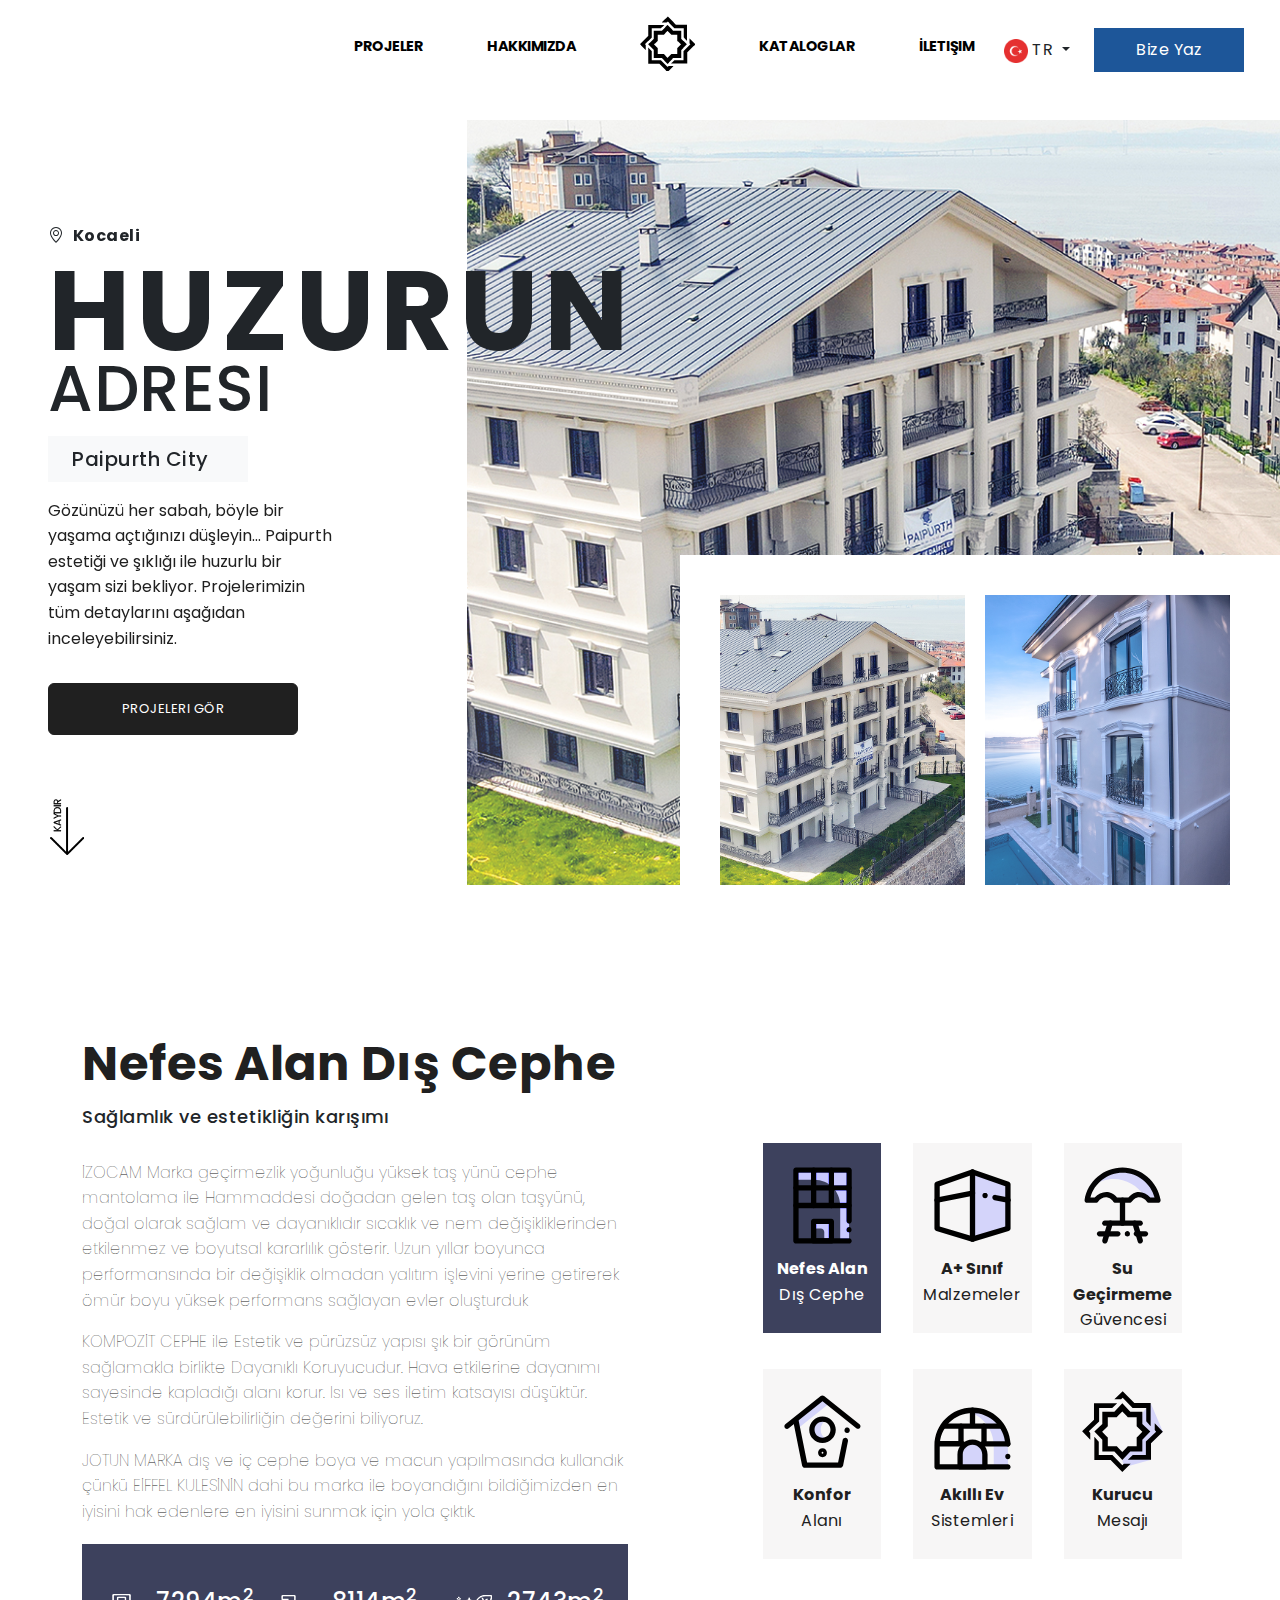
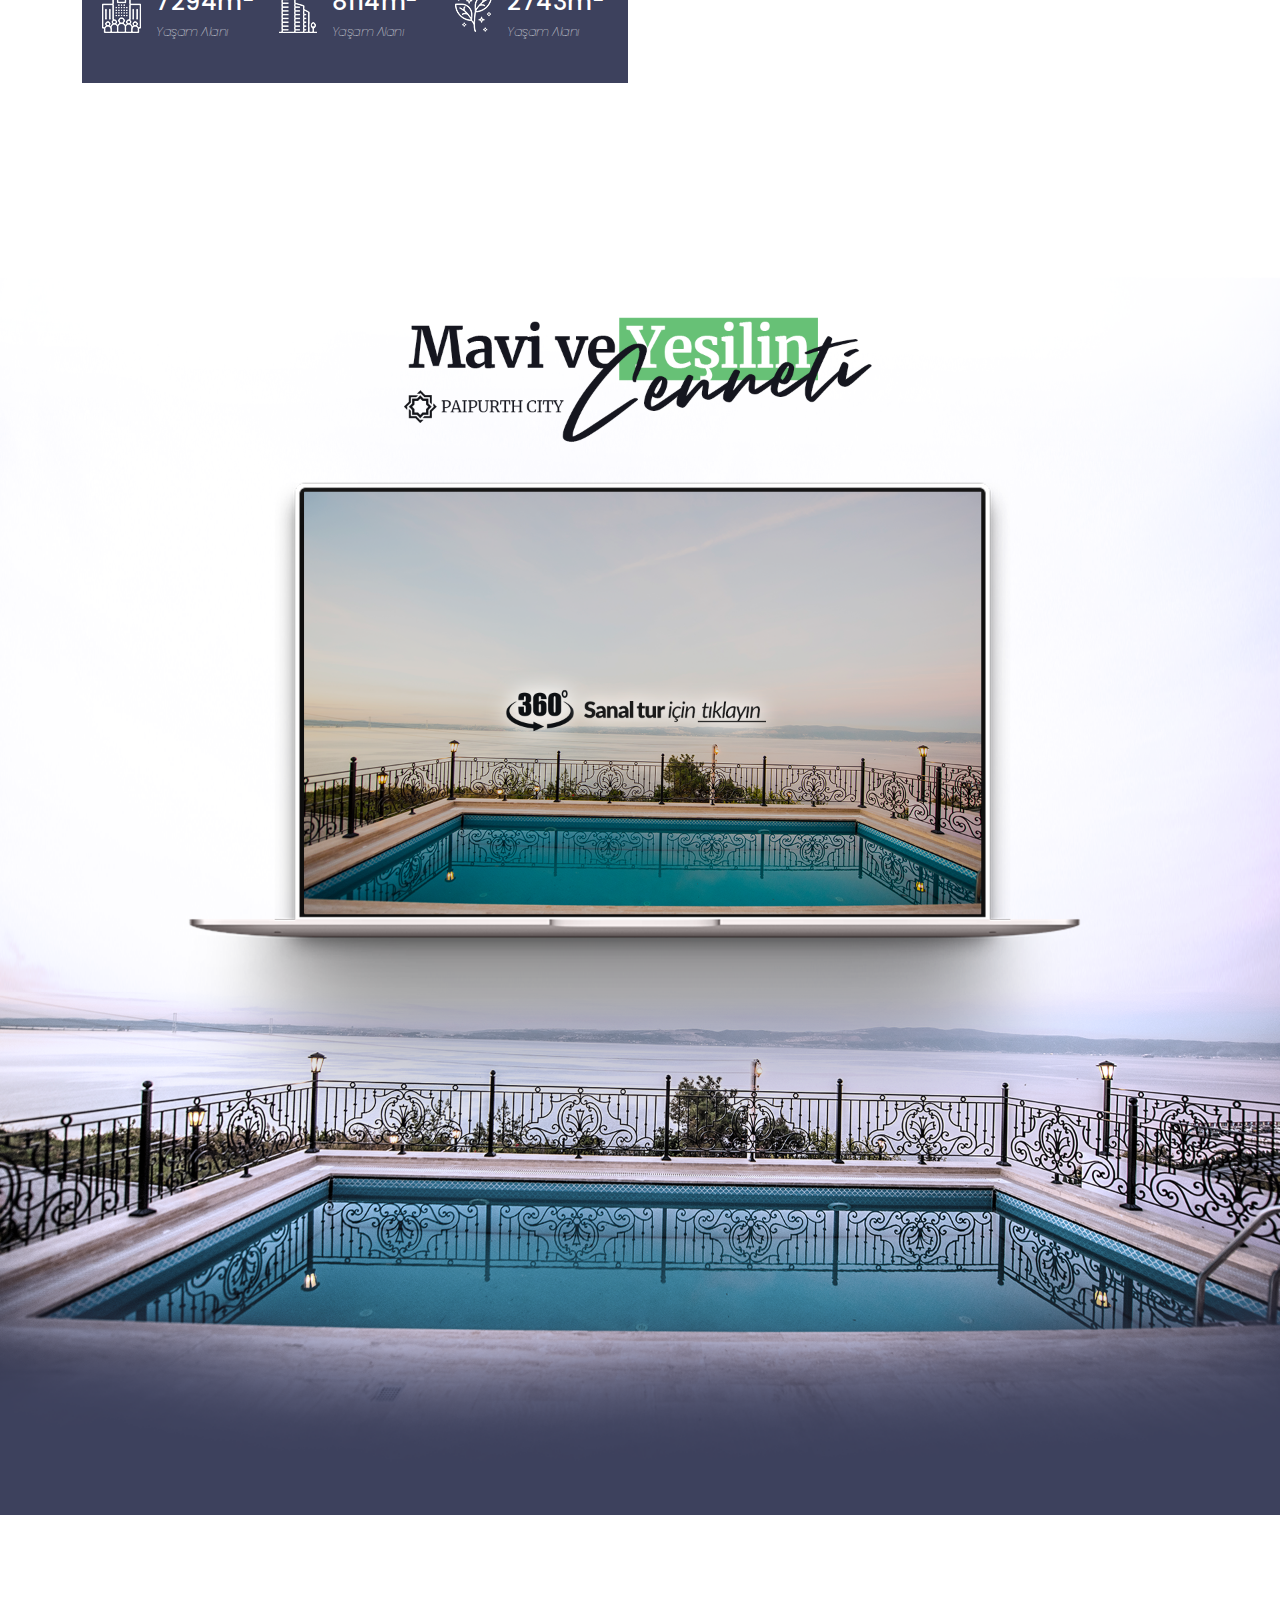
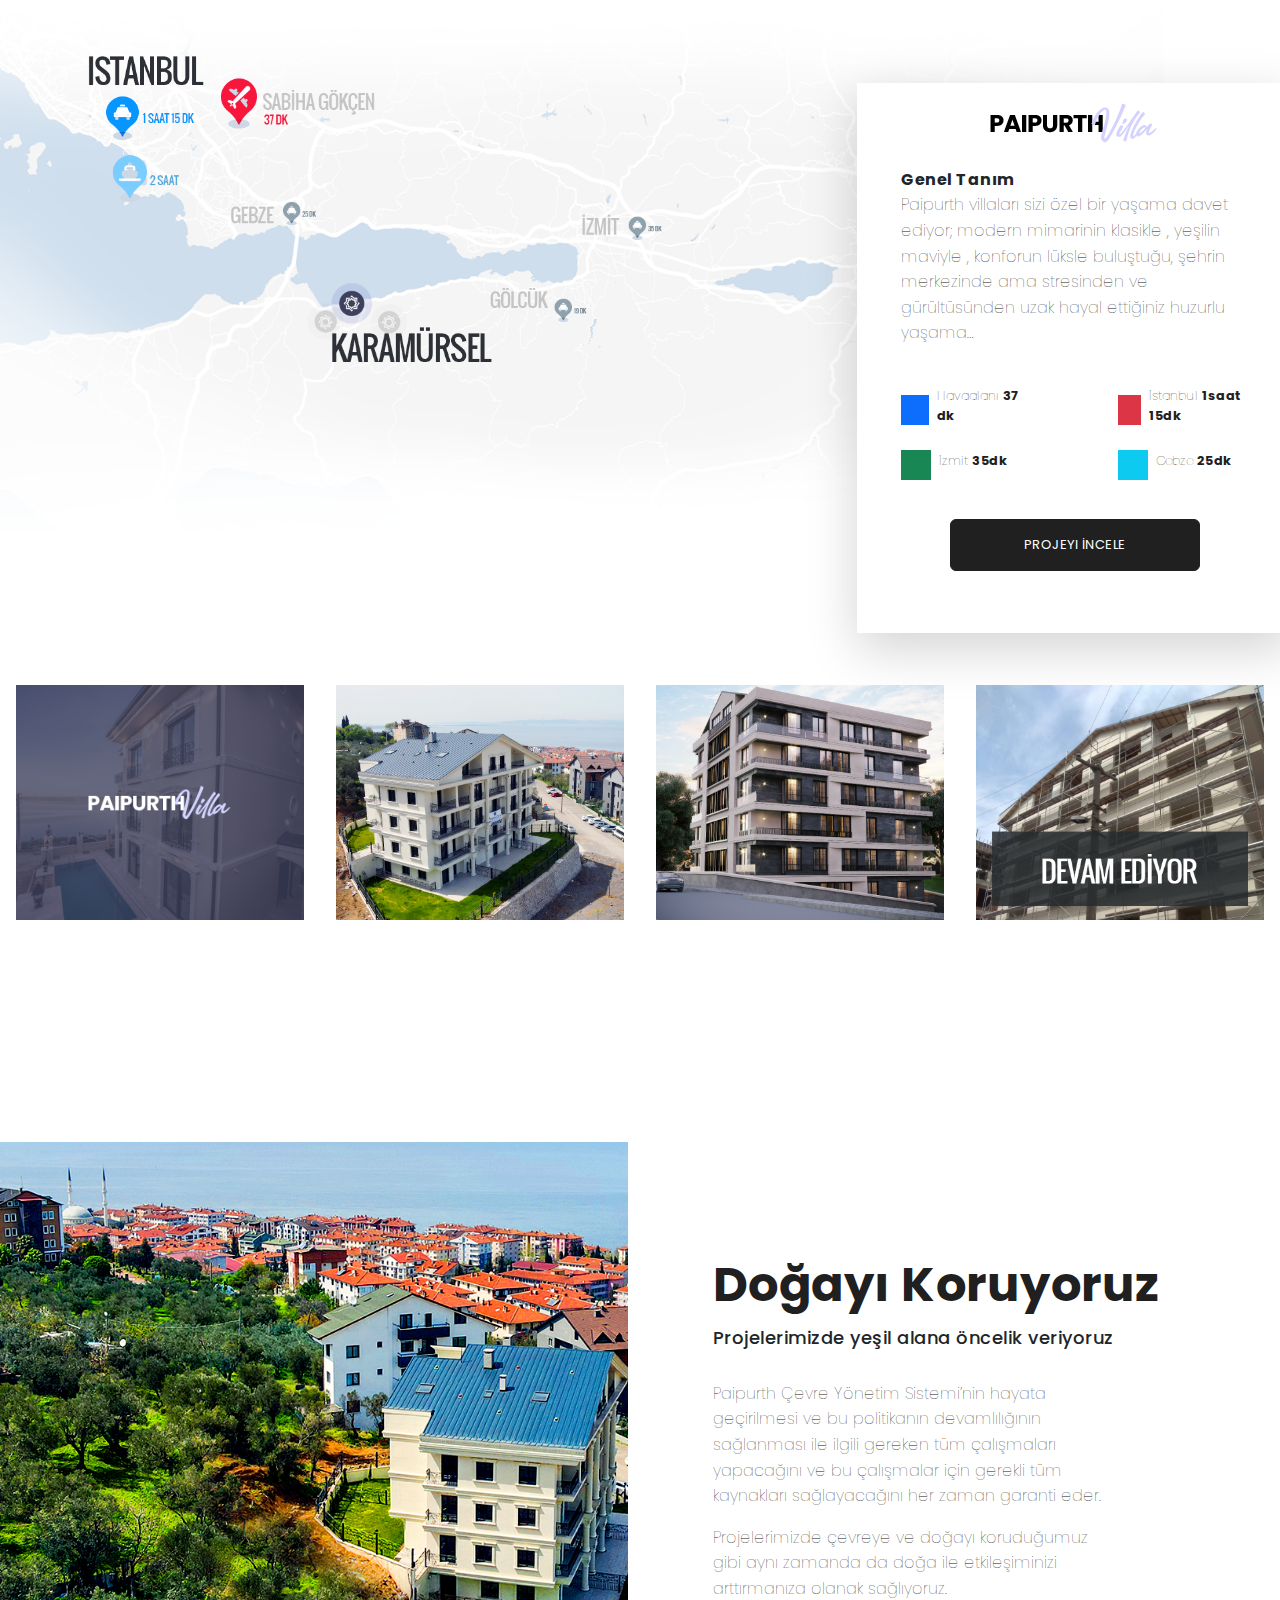
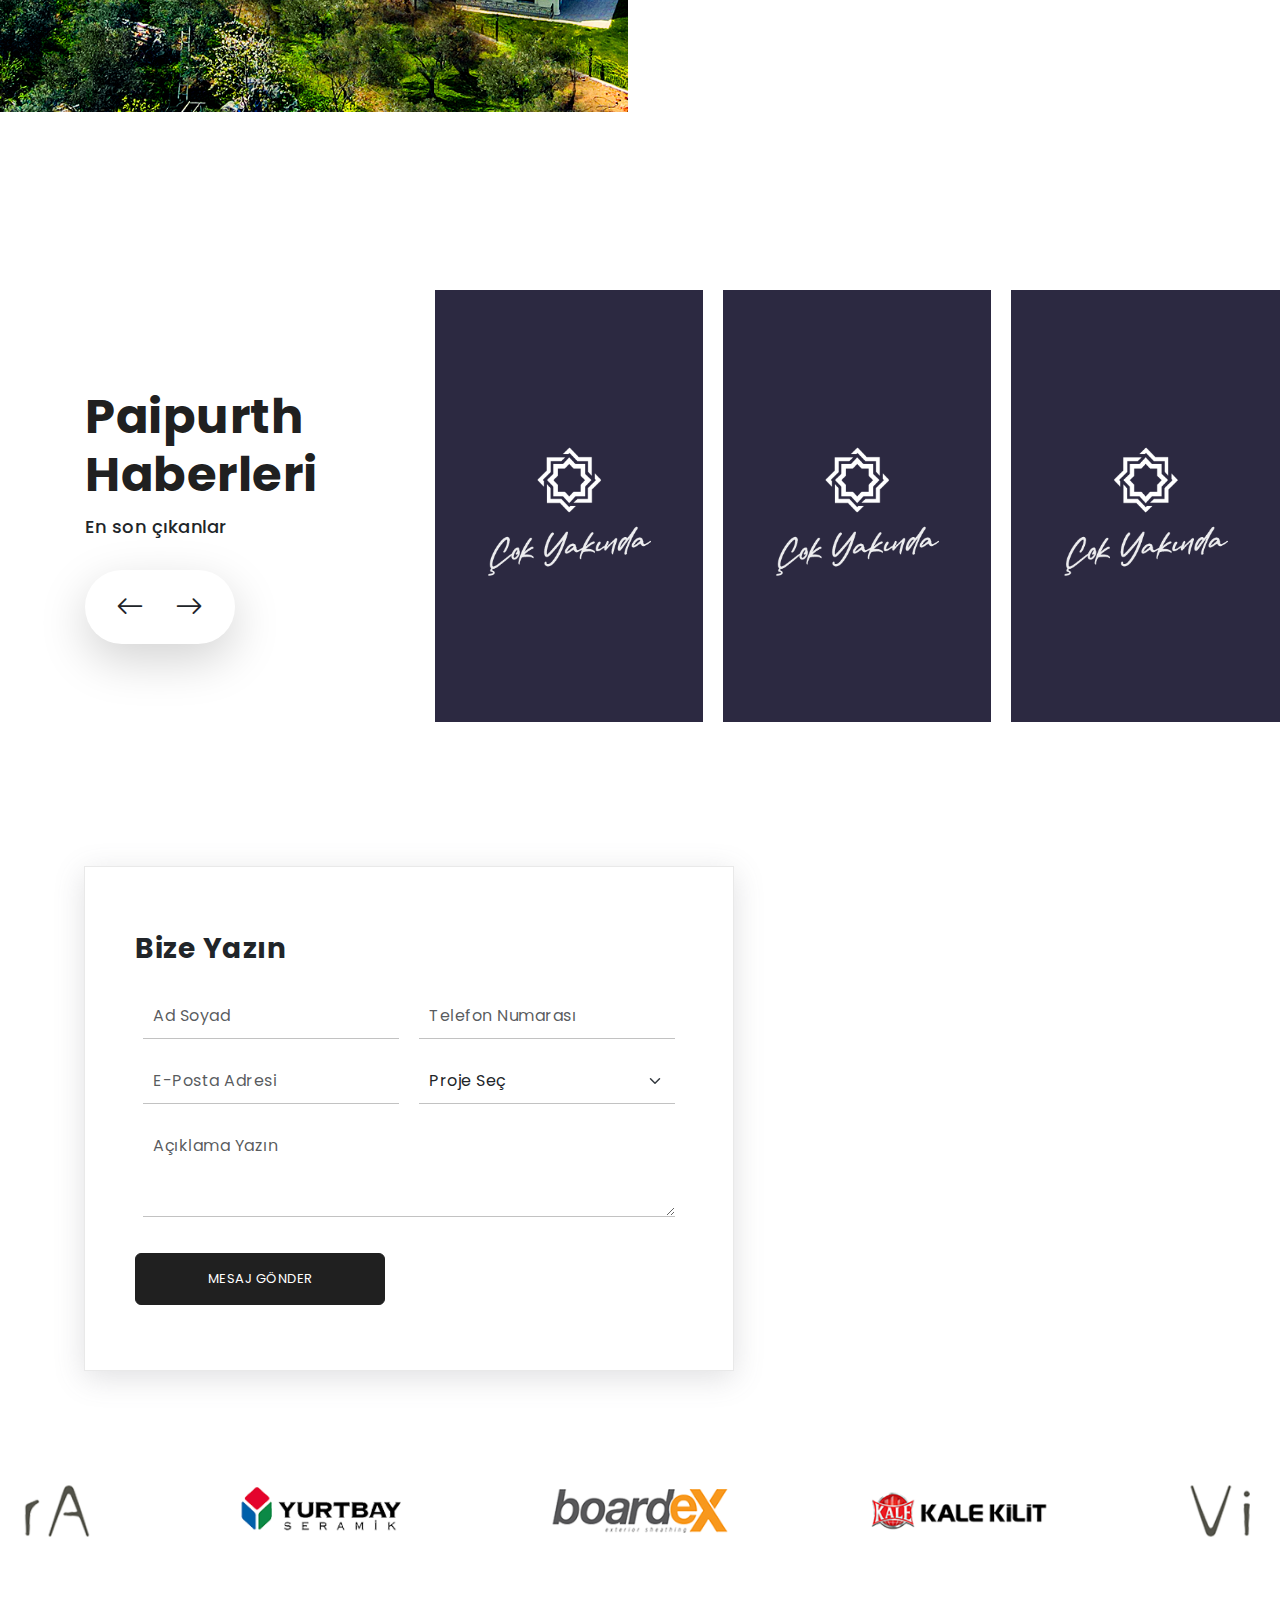
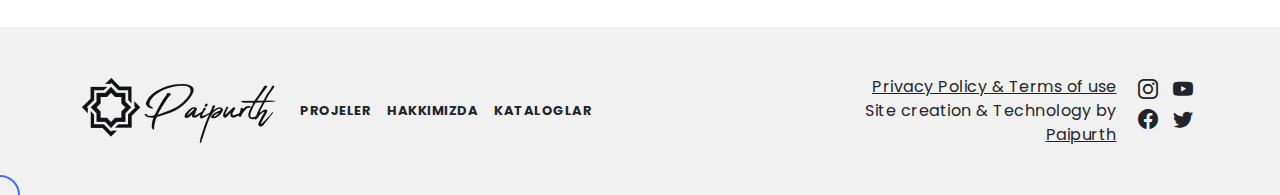
<file: index.html>
<!DOCTYPE html>
<html lang="en">

<head>
    <meta charset="UTF-8">
    <meta http-equiv="X-UA-Compatible" content="IE=edge">
    <meta name="viewport" content="width=device-width, initial-scale=1.0">
    <title>Paipurth</title>
    <link rel="icon" type="image/x-icon" href="/img/global/paipurth.ico">
    <link rel="preconnect" href="https://fonts.googleapis.com">
    <link rel="preconnect" href="https://fonts.gstatic.com" crossorigin>
    <link
            href="https://fonts.googleapis.com/css2?family=Oswald:wght@500;600;700&family=Poppins:wght@300;400;500;600;700;800&display=swap"
            rel="stylesheet">
    <link href="https://cdn.jsdelivr.net/npm/bootstrap@5.1.3/dist/css/bootstrap.min.css" rel="stylesheet">
    <link rel="stylesheet" href="https://cdn.jsdelivr.net/npm/bootstrap-icons@1.8.1/font/bootstrap-icons.css">
    <link rel="stylesheet" href="https://unpkg.com/swiper@8/swiper-bundle.min.css"/>
    <link rel="stylesheet" href="css/style.css">
</head>

<body>
<!-- Header
    ===========================
 -->
<header class="header fixed-top bg-white"></header>


<!-- END Header -->

<main>
    <!-- Hero
    ===========================
    -->
    <section class="hero mt-xl-5 pt-xl-5 overflow-hidden">
        <div class="hero_wrapper ps-xl-5 text-center text-xl-start position-relative pt-xl-4">
            <div class="container-fluid gx-0 overflow-hidden">
                <div class="row justify-content-between align-items-center">
                    <div class="col-xl-3 pb-4 pb-xl-0 order-2 order-xl-1 heroContent">
                        <div class="hero_title text-center text-xl-start">
                            <span class="m-0 p-0"><i class="bi bi-geo-alt me-2"></i>Kocaeli</span>
                            <h1 class="fw-bold pt-4 display-1">Huzurun <span
                                    class="d-block display-3 fw-500 m-0 p-0">Adresi</span></h1>
                            <div class="bg-light fw-500 fs-5 py-2 px-4 text-capitalize m-auto m-xl-0 paiCity d-none d-lg-block">
                                Paipurth
                                City
                            </div>
                            <p class="pt-3">Gözünüzü her sabah, böyle bir yaşama açtığınızı düşleyin… Paipurth estetiği
                                ve şıklığı ile huzurlu bir yaşam sizi bekliyor.
                                Projelerimizin tüm detaylarını aşağıdan inceleyebilirsiniz.</p>
                        </div>
                        <a href="project.html" class="btn mainBtn mt-5 mt-lg-3 mb-5" style="z-index: 99;"><span>Projeleri
                                Gör</span></a>
                        <a href="#about" class="arrow_down"><img src="img/global/paipurth_arrow_down.png" alt=""
                                                                 class="d-block"></a>
                    </div>
                    <div class="col-xl-8 order-1 order-xl-2">
                        <div class="swiper swiper_hero_top">
                            <div class="swiper-wrapper">
                                <div class="swiper-slide">
                                    <img src="img/home/paipurth_slide1.jpg"/>
                                </div>
                                <div class="swiper-slide">
                                    <img src="img/home/paipurth_slide2.jpg"/>
                                </div>
                                <div class="swiper-slide">
                                    <img src="img/home/paipurth_slide3.jpg"/>
                                </div>
                            </div>
                            <div class="swiper-pagination"></div>
                            <div class="swiper-prev-button"></div>
                        </div>
                        <div class="swiper_hero_bottom_wrapper">
                            <div thumbsSlider="" class="swiper swiper_hero_bottom">
                                <div class="swiper-wrapper">
                                    <div class="swiper-slide">
                                        <img src="img/home/paipurth_slide1.jpg"/>
                                    </div>
                                    <div class="swiper-slide">
                                        <img src="img/home/paipurth_slide2.jpg"/>
                                    </div>
                                    <div class="swiper-slide">
                                        <img src="img/home/paipurth_slide3.jpg"/>
                                    </div>
                                </div>
                            </div>
                        </div>

                    </div>
                </div>
            </div>
        </div>
    </section>
    <!-- END Hero -->


    <!-- About
    ===========================
    -->
    <section class="about py-5 py-xl-0 px-3 px-xl-0" id="about">
        <div class="wrapper">
            <div class="container-fluid">
                <div class="row justify-content-between align-items-center">
                    <div class="col-lg-6">
                        <select name="" id="" class="form-select text-center aboutSelector d-lg-none">
                            <option selected value="1">Nefes Alan Dış Cephe</option>
                            <option value="2">A+ Sınıf Malzemeler</option>
                            <option value="3">Su Geçirmeme Güvencesi</option>
                            <option value="4">Konfor Alanı</option>
                            <option value="5">Akıllı Ev Sistemleri</option>
                            <!-- <option value="6">Nefes Alan Dış Cephe6</option> -->
                        </select>

                        <div class="tab-content" id="v-pills-tabContent">
                            <div class="tab-pane fade show active" id="v-pills-about1" role="tabpanel">
                                <div class="title_wrap">
                                    <h1>Nefes Alan Dış Cephe</h1>
                                    <span>Sağlamlık ve estetikliğin karışımı</span>
                                </div>
                                <p>İZOCAM Marka geçirmezlik yoğunluğu yüksek taş yünü cephe mantolama ile Hammaddesi
                                    doğadan gelen taş olan taşyünü, doğal olarak sağlam ve dayanıklıdır sıcaklık ve nem
                                    değişikliklerinden etkilenmez ve boyutsal kararlılık gösterir.
                                    Uzun yıllar boyunca performansında bir değişiklik olmadan yalıtım işlevini yerine
                                    getirerek ömür boyu yüksek performans sağlayan evler oluşturduk</p>
                                <p>KOMPOZİT CEPHE ile Estetik ve pürüzsüz yapısı şık bir görünüm sağlamakla birlikte
                                    Dayanıklı Koruyucudur. Hava etkilerine dayanımı sayesinde kapladığı alanı korur. Isı
                                    ve ses iletim katsayısı düşüktür. Estetik ve sürdürülebilirliğin değerini
                                    biliyoruz.</p>
                                <p>
                                    JOTUN MARKA dış ve iç cephe boya ve macun yapılmasında kullandık çünkü EİFFEL
                                    KULESİNİN dahi bu marka ile boyandığını bildiğimizden en iyisini hak edenlere en
                                    iyisini sunmak için yola çıktık.
                                </p>

                            </div>
                            <div class="tab-pane fade" id="v-pills-about2" role="tabpanel">
                                <div class="title_wrap">
                                    <h1>A+ Sınıf Malzemeler</h1>
                                    <span>Sağlamlık ve estetikliğin karışımı</span>
                                </div>
                                <p>Yüksek mukavemetli beton köprülerde, yüksek katlı yapılarda tercih edilen C50
                                    sınıfındaki betonu Paipurth olarak Temel beton dayanımı ve su yalıtımı için bütün
                                    dairelerimizde kullandık.</p>
                                <p>1.sınıf kimyasaldan uzak daire iç kapı, fortmanto ve mutfak dolapları ile doğa uyumlu
                                    karbon ayak izimizi azaltacak uzun ömürlü, sağlıklı yaşam alanları oluşturduk.
                                </p>
                                <p>
                                    1.sınıf seramik ve parke döşeme yapılmasında doğal taşlardan destek alıp 12 mm
                                    kalınlığında parke döşememizle uzun ömür ve kalitesine ek hem ses hem ısı kaçakları
                                    için bir önlem daha aldık.
                                </p>

                            </div>
                            <div class="tab-pane fade" id="v-pills-about3" role="tabpanel">
                                <div class="title_wrap">
                                    <h1>Su Geçirmeme Güvencesi</h1>
                                    <span>Sağlamlık ve estetikliğin karışımı</span>
                                </div>
                                <p>Temel altı özel drenaj sistemi ile Dış mekanlarda sadece su geçirmezliği değil nem
                                    geçirmezliği de sağlayarak sağlıklı ortamlar sunuyoruz</p>
                                <p>KNAUF Marka çatlama ve dağılma önleyici fileli sıva uygulaması bütün duvarlarımızda
                                    gerçekleştirdik çünkü Nem, çatlak boyunca duvarın içine girer ve bir süngerdeki gibi
                                    yayılır, işleyen nem, duvardaki ısı yalıtım yeteneğini azaltarak dış cephe boya
                                    tabakasından dış sıvaya, tuğlaya doğru tırmanır ve duvarın ötesindeki son kat
                                    malzemelere baskı yapabilir. Gevşeyen yerlerden küçük parçalar dökülmeye başlar.
                                    Gerçek tehlike, çatlak oluşumlarından dolayı tabii olarak ortaya çıkan sürekli
                                    hasarlardır. Eğer zamanında tesbit edilemezlerse, bina kullanılamaz duruma
                                    gelebilir. Biliyoruz ki kalite küçük ve değersiz gibi görünen detaylarda saklıdır.
                                </p>

                            </div>
                            <div class="tab-pane fade" id="v-pills-about4" role="tabpanel">
                                <div class="title_wrap">
                                    <h1>Konfor Alanı</h1>
                                    <span>Sağlamlık ve estetikliğin karışımı</span>
                                </div>
                                <p>Gün ışığı ve temiz havanın insan sağlığına önemli etkileri bulunduğunu bildiğimizden.
                                    Çatı pencereleri bu ihtiyaca en efektif çözümü sizlere sunuyoruz. Çatı dublekslerde
                                    tavanda welux cam uygulaması ile Çatı pencereleri kullanıldığı mekanlara gün ışığı
                                    ve temiz hava getirerek bu alanların yaşam kalitesini yükselttik.</p>
                                <p>Ev en güvenli en huzurlu alan bunu çok iyi biliyoruz bu nedenle şap altı ses ve
                                    izolasyon yalıtımı, daire araları ses yalıtımı yaptık mahremiyetiniz bizim için
                                    önemli.
                                </p>
                                <p>Spot ve Led aydınlatmalarla, geleneksel aydınlatmalara oranla daha uzun ömürlü, düşük
                                    enerji kullanımı, yüksek dayanıklılık gibi önemli avantajlara sahip gün ışığı etkisi
                                    sağlıyoruz</p>
                                <p>Her daireye ait kapalı otoparklarımız ile hem zamandan tasarruf sağlayıp değerli
                                    vaktinizi önemsiz detaylara ayırmanızın önüne geçiyor hem de güvenliğinizi
                                    sağlıyoruz.</p>

                            </div>
                            <div class="tab-pane fade" id="v-pills-about5" role="tabpanel">
                                <div class="title_wrap">
                                    <h1>Akıllı Ev Sistemleri</h1>
                                    <span>Sağlamlık ve estetikliğin karışımı</span>
                                </div>
                                <p>Herkes son teknolojiyi ve yenilikleri hak eder çok da Paipurth ailesi bu nedenle
                                    Siemens ankastre seti ve mikrodalga fırınlarımızla konfor alanınızı genişletiyoruz.
                                    Ev en güvenli en huzurlu alan bunu çok iyi biliyoruz bu nedenle şap altı ses ve
                                    izolasyon yalıtımı, daire araları ses yalıtımı yaptık mahremiyetiniz bizim için
                                    önemli.</p>
                                <p>Her dairemiz de kullandığımız viessman kombilerle Tamamı üstün teknoloji ürünü olan
                                    ısıtma sistemleriyle daima daha iyisi hedefledik. Enerjinin verimli kullanılması
                                    sayesinde giderler azaltılarak kaynaklarınız ve çevreyi koruyacağız.
                                </p>
                                <p>
                                    Her daire için 2 adet Mitsubishi klima ile Müşterilerimizin ihtiyaçlarına
                                    tasarruflu, güvenli, çevre dostu yüksek performanslı klima modelleri ile cevap
                                    veriyoruz sürekli teknolojik yenilik ve kesintisiz yaratıcılıkla; rahat bir
                                    yuvanızın oluşmasına katkıda bulunacağız.
                                </p>

                            </div>

                            <div class="tab-pane fade" id="v-pills-about6" role="tabpanel">
                                <div class="title_wrap">
                                    <h1>Kurucu Mesajı</h1>
                                    <span>Huzurun ve doğanın içinde bir hayat</span>
                                </div>
                                <p>Firmamız 1995 yılından bu yana Tarihi Bina Restorasyon, Akıllı Konut Projeleri, A
                                    Plus Villa Projeleri ve Özgün Mimari tasarımları ile birçok gayrimenkul projesi
                                    gerçekleştirmiş, her iki ülkede de adını duyurmayı başarmıştır. </p>
                                <p>
                                    Paipurth İnşaat tüm gayrimenkul projelerinde iç mekan, dış cephe ve ince işlerde
                                    kalitesi kanıtlanmış, güvenilir Alman Yapı Malzeme markaları ile çalışmakta olup en
                                    ince ayrıntılarda bile estetik tasarımı ön planda tutmuştur.
                                </p>
                                <p>
                                    Yönetim bu işlevi en güvenilir şekilde yerine getirmek amacıyla, planlama, tasarım
                                    ve üretimin her alanı ve aşamasında görev almakta; diğer yandan, paydaşları ile
                                    sürekli bir iş birliği içinde olarak üretim süreçlerini takip etmektedir.
                                </p>
                                <p>
                                    Paipurth İnşaat’ta görev yapan her kişi, İnsan psikolojisini etkileyen, pozitif
                                    enerji veren, mutluluk ve huzur sağlayan yaşam alanları yaratmak için çalışmaktadır.
                                </p>
                                <p>
                                    Toplumun ihtiyaçlarını, beklentilerini göz önüne alarak kaliteli bir yaşam kültürü
                                    oluşturmaya, çağdaş ve seçkin yapılarımızla, kentlerde özgün mimari örnekler
                                    yaratmaya, işimize olan güçlü inancımızla hız kesmeden devam ediyoruz.
                                </p>
                                <p>
                                    Paipurth İnşaat olarak bu büyük dönüşümün bir parçası olarak, nitelikli yapılaşmaya
                                    katkı sağlayarak, gerçekleşecek sosyal reformun paydaşları arasında yer almaktan
                                    gurur duyuyoruz.
                                </p>
                                <p class="py-3 fw-bold">Bülent Yaşaroğlu</p>
                            </div>
                            <div class="about_mini_info_bottom">
                                <div
                                        class="row justify-content-center justify-content-md-between text-center text-md-start">
                                    <div class="col-4 py-3 py-md-0">
                                        <div class="d-md-flex align-items-center">
                                            <div>
                                                <img src="img/home/about_sec_mini1.png" alt="">
                                            </div>
                                            <div class="about_mini_info_bottom_detail">
                                                <h4>7294m<sup>2</sup></h4>
                                                <span>Yaşam Alanı</span>
                                            </div>
                                        </div>

                                    </div>
                                    <div class="col-4 py-3 py-md-0">
                                        <div class="d-md-flex align-items-center">
                                            <div>
                                                <img src="img/home/about_sec_mini2.png" alt="">
                                            </div>
                                            <div class="about_mini_info_bottom_detail">
                                                <h4>8114m<sup>2</sup></h4>
                                                <span>Yaşam Alanı</span>
                                            </div>
                                        </div>

                                    </div>
                                    <div class="col-4 py-3 py-md-0">
                                        <div class="d-md-flex align-items-center">
                                            <div>
                                                <img src="img/home/about_sec_mini3.png" alt="">
                                            </div>
                                            <div class="about_mini_info_bottom_detail">
                                                <h4>2743m<sup>2</sup></h4>
                                                <span>Yaşam Alanı</span>
                                            </div>
                                        </div>

                                    </div>
                                </div>
                            </div>
                        </div>
                    </div>
                    <div class="col-lg-5 d-none d-lg-block">
                        <ul class="nav nav-pills mb-3" id="v-pills-tab" role="tablist">

                            <li class="nav-item col-6 col-md-4" role="presentation">
                                <div class="nav-link active" id="v-pills-about1-tab" data-value="1"
                                     data-bs-toggle="pill" data-bs-target="#v-pills-about1" role="tab">
                                    <div class="about_features">
                                        <div class="about_features_inner text-center">
                                            <img src="img/home/paipurth_icon1.1.svg" alt="">
                                            <p class="fw-bold pt-2">Nefes Alan <br> <span
                                                    class="fw-normal">Dış Cephe</span>
                                            </p>
                                        </div>
                                    </div>
                                </div>
                            </li>

                            <li class="nav-item col-6 col-md-4" role="presentation">
                                <div class="nav-link" id="v-pills-about2-tab" data-value="2" data-bs-toggle="pill"
                                     data-bs-target="#v-pills-about2" role="tab">
                                    <div class="about_features">
                                        <div class="about_features_inner text-center">
                                            <img src="img/home/paipurth_icon4.1.svg" alt="">
                                            <p class="fw-bold pt-2">A+ Sınıf <br> <span
                                                    class="fw-normal">Malzemeler</span>
                                            </p>
                                        </div>
                                    </div>

                                </div>
                            </li>

                            <li class="nav-item col-6 col-md-4" role="presentation">
                                <div class="nav-link" id="v-pills-about3-tab" data-value="3" data-bs-toggle="pill"
                                     data-bs-target="#v-pills-about3" role="tab">
                                    <div class="about_features">
                                        <div class="about_features_inner text-center">
                                            <img src="img/home/paipurth_icon2.1.svg" alt="">
                                            <p class="fw-bold pt-2">Su Geçirmeme <br> <span
                                                    class="fw-normal">Güvencesi</span>
                                            </p>
                                        </div>
                                    </div>

                                </div>
                            </li>

                            <li class="nav-item col-6 col-md-4" role="presentation">
                                <div class="nav-link" id="v-pills-about4-tab" data-value="4" data-bs-toggle="pill"
                                     data-bs-target="#v-pills-about4" role="tab">
                                    <div class="about_features">
                                        <div class="about_features_inner text-center">
                                            <img src="img/home/paipurth_icon5.1.svg" alt="">
                                            <p class="fw-bold pt-2">Konfor <br> <span class="fw-normal">Alanı</span>
                                            </p>
                                        </div>
                                    </div>

                                </div>
                            </li>

                            <li class="nav-item col-6 col-md-4" role="presentation">
                                <div class="nav-link" id="v-pills-about5-tab" data-value="5" data-bs-toggle="pill"
                                     data-bs-target="#v-pills-about5" role="tab">
                                    <div class="about_features">
                                        <div class="about_features_inner text-center">
                                            <img src="img/home/paipurth_icon3.1.svg" alt="">
                                            <p class="fw-bold pt-2">Akıllı Ev <br> <span
                                                    class="fw-normal">Sistemleri</span>
                                            </p>
                                        </div>
                                    </div>

                                </div>
                            </li>

                            <li class="nav-item col-6 col-md-4" role="presentation">
                                <div class="nav-link" id="v-pills-about6-tab" data-value="6" data-bs-toggle="pill"
                                     data-bs-target="#v-pills-about6" role="tab">
                                    <div class="about_features">
                                        <div class="about_features_inner text-center">
                                            <img src="img/home/paipurth_icon7.svg" alt="">
                                            <p class="fw-bold pt-2">Kurucu <br> <span class="fw-normal">Mesajı</span>
                                            </p>
                                        </div>
                                    </div>

                                </div>
                            </li>

                        </ul>
                    </div>
                </div>
            </div>
        </div>
    </section>
    <!-- END About -->

    <section class="text-center position-relative">
        <a href="3d_all.html" target="_blank">
            <img src="img/home/paipurth_s.png" alt="" class="img-fluid w-100">
            <!-- <div class="position-absolute start-50 translate-middle-x d-none d-xl-block " style="top: 32%;"> -->
            <!-- <img src="img/global/360-01.svg" alt="" width="200" class="App-logo"> -->
            </div>
        </a>
    </section>
    <!-- END Middle -->

    <!-- Project Promotion 
    ===========================
    -->
    <section class="project_promotion overflow-hidden pt-xl-5">
        <div class="wrappers py-xl-5">
            <div class="container-fluid gx-0 h-100 position-relative px-3 px-lg-0 pt-5">
                <select name="" id="" class="form-select text-center projectSelector d-lg-none">
                    <option selected value="1">Paipurth Villa</option>
                    <option value="2">Paipurth Suite</option>
                    <option value="3">Paipurth City</option>
                    <option value="4">Paipurth Elite</option>
                </select>
                <div class="tab-content" id="pills-tabContent">
                    <div class="tab-pane fade show active" id="pills-villa" role="tabpanel">
                        <!-- Web Background -->
                        <img src="img/home/harita1.png" alt=""
                             class="position-absolute top-0 start-0 d-none d-xl-block"
                             style="z-index: -1; object-fit: cover;">
                        <!-- END Web Background -->
                        <div class="row justify-content-between position-relative h-100 slider_bg">
                            <!-- Mobile Background -->
                            <div class="text-center py-4 d-block d-xl-none">
                                <img src="img/home/villa_text_dark.png" alt="" width="250">
                            </div>
                            <!-- END Mobile Background -->
                            <img src="img/home/h1m.png" class="d-xl-none" style="object-fit: cover;">
                            <!-- Fake Div -->
                            <div class="col-xl-7 d-none d-xl-block"></div>
                            <!-- End Fake Div -->

                            <!-- Promotion Text -->
                            <div class="col-xl-4 py-4 px-3 px-lg-0">
                                <div class="project_text_content shadow-lg m-auto m-xl-0">
                                    <div class="project_text_content_inner">
                                        <div class="top-img text-center d-none d-xl-block">
                                            <img src="img/home/villa_text_dark.png" alt="">
                                        </div>
                                        <div class="content_text p-4">
                                            <strong>Genel Tanım</strong>
                                            <p>Paipurth villaları sizi özel bir yaşama davet ediyor; modern mimarinin
                                                klasikle , yeşilin maviyle , konforun lüksle buluştuğu, şehrin
                                                merkezinde ama stresinden ve gürültüsünden uzak hayal ettiğiniz huzurlu
                                                yaşama…
                                            </p>
                                            <div
                                                    class="row justify-content-center text-center text-sm-start justify-content-sm-between py-3">
                                                <div class="col-6 col-sm-5">
                                                    <div class="d-sm-flex  align-items-center">
                                                        <div class="bg-primary m-auto m-sm-0"
                                                             style="width: 30px; height: 30px;"></div>
                                                        <div>
                                                            <p class="ms-2 fs-08 pt-2">Havaalanı <span
                                                                    class="fw-bold">
                                                                    37 dk</span></p>
                                                        </div>
                                                    </div>

                                                </div>
                                                <div class="col-6 col-sm-5">
                                                    <div class="d-sm-flex align-items-center">
                                                        <div class="bg-danger m-auto m-sm-0"
                                                             style="width: 30px; height: 30px;"></div>
                                                        <div>
                                                            <p class="ms-2 fs-08 pt-2">İstanbul <span
                                                                    class="fw-bold">
                                                                    1saat 15dk</span></p>
                                                        </div>
                                                    </div>

                                                </div>
                                                <div class="col-6 col-sm-5">
                                                    <div class="d-sm-flex align-items-center">
                                                        <div class="bg-success m-auto m-sm-0"
                                                             style="width: 30px; height: 30px;"></div>
                                                        <div>
                                                            <p class="ms-2 fs-08 pt-2">İzmit <span
                                                                    class="fw-bold">
                                                                    35dk</span></p>
                                                        </div>
                                                    </div>

                                                </div>
                                                <div class="col-6 col-sm-5">
                                                    <div class="d-sm-flex align-items-center">
                                                        <div class="bg-info m-auto m-sm-0"
                                                             style="width: 30px; height: 30px;"></div>
                                                        <div>
                                                            <p class="ms-2 fs-08 pt-2">Gebze <span
                                                                    class="fw-bold">
                                                                    25dk</span></p>
                                                        </div>
                                                    </div>

                                                </div>
                                            </div>
                                            <div class="text-center">
                                                <a href="project_detail_villa.html" class="btn mainBtn mt-3"><span>Projeyi İncele</span></a>
                                            </div>

                                        </div>

                                    </div>
                                </div>
                            </div>
                            <!-- End Promotion Text -->
                        </div>
                    </div>
                    <div class="tab-pane" id="pills-elit" role="">
                        <!-- Web Background -->
                        <img src="img/home/harita4.png" alt=""
                             class="position-absolute top-0 start-0 d-none d-xl-block"
                             style="z-index: -1; object-fit: cover;">
                        <!-- END Web Background -->
                        <div class="row justify-content-between position-relative h-100 slider_bg">
                            <!-- Mobile Background -->
                            <div class="text-center py-4 d-block d-xl-none">
                                <img src="img/home/elite_text_dark.png" alt="" width="250">
                            </div>
                            <!-- END Mobile Background -->
                            <img src="img/home/h4m.png" class="d-xl-none" style="object-fit: cover;">
                            <!-- Fake Div -->
                            <div class="col-xl-7 d-none d-xl-block"></div>
                            <!-- End Fake Div -->

                            <!-- Promotion Text -->
                            <div class="col-xl-4 py-4 px-3 px-lg-0">
                                <div class="project_text_content shadow-lg m-auto m-xl-0">
                                    <div class="project_text_content_inner">
                                        <div class="top-img text-center d-none d-xl-block">
                                            <img src="img/home/elite_text_dark.png" alt="">
                                        </div>
                                        <div class="content_text p-4">
                                            <strong>Genel Tanım</strong>
                                            <p>For over 50 years, our Industrial segment has earned recognition for
                                                transforming
                                                the ideas and visions of clients into reality by building and
                                                maintaining their
                                            </p>
                                            <p>For over 50 years, our Industrial segment has earned recognition for
                                                transforming
                                                the ideas as of clients</p>
                                            <div
                                                    class="row justify-content-center text-center text-sm-start justify-content-sm-between py-3">
                                                <div class="col-6 col-sm-5">
                                                    <div class="d-sm-flex  align-items-center">
                                                        <div class="bg-primary m-auto m-sm-0"
                                                             style="width: 30px; height: 30px;"></div>
                                                        <div>
                                                            <p class="ms-2 fs-08 pt-2">Havaalanı <span
                                                                    class="fw-bold">
                                                                    -</span></p>
                                                        </div>
                                                    </div>

                                                </div>
                                                <div class="col-6 col-sm-5">
                                                    <div class="d-sm-flex align-items-center">
                                                        <div class="bg-danger m-auto m-sm-0"
                                                             style="width: 30px; height: 30px;"></div>
                                                        <div>
                                                            <p class="ms-2 fs-08 pt-2">İstanbul <span
                                                                    class="fw-bold">
                                                                    -</span></p>
                                                        </div>
                                                    </div>

                                                </div>
                                                <div class="col-6 col-sm-5">
                                                    <div class="d-sm-flex align-items-center">
                                                        <div class="bg-success m-auto m-sm-0"
                                                             style="width: 30px; height: 30px;"></div>
                                                        <div>
                                                            <p class="ms-2 fs-08 pt-2">İzmit <span
                                                                    class="fw-bold">
                                                                    -</span></p>
                                                        </div>
                                                    </div>

                                                </div>
                                                <div class="col-6 col-sm-5">
                                                    <div class="d-sm-flex align-items-center">
                                                        <div class="bg-info m-auto m-sm-0"
                                                             style="width: 30px; height: 30px;"></div>
                                                        <div>
                                                            <p class="ms-2 fs-08 pt-2">Gebze <span
                                                                    class="fw-bold">
                                                                    -</span></p>
                                                        </div>
                                                    </div>

                                                </div>
                                            </div>
                                            <div class="text-center">
                                                <a href="#" class="btn mainBtn mt-3"><span>Projeyi İncele</span></a>
                                            </div>

                                        </div>

                                    </div>
                                </div>
                            </div>
                            <!-- End Promotion Text -->
                        </div>
                    </div>
                    <div class="tab-pane fade" id="pills-city" role="tabpanel">
                        <!-- Web Background -->
                        <img src="img/home/harita3.png" alt=""
                             class="position-absolute top-0 start-0 d-none d-xl-block"
                             style="z-index: -1; object-fit: cover;">
                        <!-- END Web Background -->
                        <div class="row justify-content-between position-relative h-100 slider_bg">
                            <!-- Mobile Background -->
                            <div class="text-center py-4 d-block d-xl-none">
                                <img src="img/home/city_text_dark.png" alt="" width="250">
                            </div>
                            <!-- END Mobile Background -->
                            <img src="img/home/h3m.png" class="d-xl-none" style="object-fit: cover;">
                            <!-- Fake Div -->
                            <div class="col-xl-7 d-none d-xl-block"></div>
                            <!-- End Fake Div -->

                            <!-- Promotion Text -->
                            <div class="col-xl-4 py-4 px-3 px-lg-0">
                                <div class="project_text_content shadow-lg m-auto m-xl-0">
                                    <div class="project_text_content_inner">
                                        <div class="top-img text-center d-none d-xl-block">
                                            <img src="img/home/city_text_dark.png" alt="">
                                        </div>
                                        <div class="content_text p-4">
                                            <strong>Genel Tanım</strong>
                                            <p>Şehir yaşamına yakın olmak isteyenler için şehrin tam merkezinde
                                                konumlanan projemiz , tüm ihtiyaçlarınıza yakın mesafede olup aynı
                                                zamanda akıllı ev özellikleriyle ve eşsiz deniz manzarasıyla
                                                konforunuzdan taviz vermeyen rahat bir yaşam alanı sunmaktadır.
                                            </p>
                                            <div
                                                    class="row justify-content-center text-center text-sm-start justify-content-sm-between py-3">
                                                <div class="col-6 col-sm-5">
                                                    <div class="d-sm-flex  align-items-center">
                                                        <div class="bg-primary m-auto m-sm-0"
                                                             style="width: 30px; height: 30px;"></div>
                                                        <div>
                                                            <p class="ms-2 fs-08 pt-2">Havaalanı <span
                                                                    class="fw-bold">
                                                                    36 dk</span></p>
                                                        </div>
                                                    </div>

                                                </div>
                                                <div class="col-6 col-sm-5">
                                                    <div class="d-sm-flex align-items-center">
                                                        <div class="bg-danger m-auto m-sm-0"
                                                             style="width: 30px; height: 30px;"></div>
                                                        <div>
                                                            <p class="ms-2 fs-08 pt-2">İstanbul <span
                                                                    class="fw-bold">
                                                                    1saat 15dk</span></p>
                                                        </div>
                                                    </div>

                                                </div>
                                                <div class="col-6 col-sm-5">
                                                    <div class="d-sm-flex align-items-center">
                                                        <div class="bg-success m-auto m-sm-0"
                                                             style="width: 30px; height: 30px;"></div>
                                                        <div>
                                                            <p class="ms-2 fs-08 pt-2">İzmit <span
                                                                    class="fw-bold">
                                                                    37dk</span></p>
                                                        </div>
                                                    </div>

                                                </div>
                                                <div class="col-6 col-sm-5">
                                                    <div class="d-sm-flex align-items-center">
                                                        <div class="bg-info m-auto m-sm-0"
                                                             style="width: 30px; height: 30px;"></div>
                                                        <div>
                                                            <p class="ms-2 fs-08 pt-2">Gebze <span
                                                                    class="fw-bold">
                                                                    25dk</span></p>
                                                        </div>
                                                    </div>

                                                </div>
                                            </div>
                                            <div class="text-center">
                                                <a href="#" class="btn mainBtn mt-3"><span>Projeyi İncele</span></a>
                                            </div>

                                        </div>

                                    </div>
                                </div>
                            </div>
                            <!-- End Promotion Text -->
                        </div>
                    </div>
                    <div class="tab-pane fade" id="pills-suite" role="tabpanel">
                        <!-- Web Background -->
                        <img src="img/home/harita2.png" alt=""
                             class="position-absolute top-0 start-0 d-none d-xl-block"
                             style="z-index: -1; object-fit: cover;">
                        <!-- END Web Background -->
                        <div class="row justify-content-between position-relative h-100 slider_bg">
                            <!-- Mobile Background -->
                            <div class="text-center py-4 d-block d-xl-none">
                                <img src="img/home/suite_text_dark.png" alt="" width="250">
                            </div>
                            <!-- END Mobile Background -->
                            <img src="img/home/h2m.png" class="d-xl-none" style="object-fit: cover;">
                            <!-- Fake Div -->
                            <div class="col-xl-7 d-none d-xl-block"></div>
                            <!-- End Fake Div -->

                            <!-- Promotion Text -->
                            <div class="col-xl-4 py-4 px-3 px-lg-0">
                                <div class="project_text_content shadow-lg m-auto m-xl-0">
                                    <div class="project_text_content_inner">
                                        <div class="top-img text-center d-none d-xl-block">
                                            <img src="img/home/suite_text_dark.png" alt="">
                                        </div>
                                        <div class="content_text p-4">
                                            <strong>Genel Tanım</strong>
                                            <p>Tamamı eşsiz deniz manzarasına sahip olan, fonksiyonelliğin ve kalitenin
                                                ön planda tutulduğu üstün mimari tasarım anlayışı ile dizayn edilen
                                                Paipurth Suites projesinde, ekstra deprem dayanıklığı için statik açıdan
                                                da fark yaratan, güvenilir, sağlam inşaat teknik uygulamaları
                                                kullanılmıştır. Siz de Paipurth Suites dairenizi seçin, geç kalmadan bu
                                                prestijli projede yerinizi ayırtın..
                                            </p>
                                            <div
                                                    class="row justify-content-center text-center text-sm-start justify-content-sm-between py-3">
                                                <div class="col-6 col-sm-5">
                                                    <div class="d-sm-flex  align-items-center">
                                                        <div class="bg-primary m-auto m-sm-0"
                                                             style="width: 30px; height: 30px;"></div>
                                                        <div>
                                                            <p class="ms-2 fs-08 pt-2">Havaalanı <span
                                                                    class="fw-bold">
                                                                    41dk</span></p>
                                                        </div>
                                                    </div>

                                                </div>
                                                <div class="col-6 col-sm-5">
                                                    <div class="d-sm-flex align-items-center">
                                                        <div class="bg-danger m-auto m-sm-0"
                                                             style="width: 30px; height: 30px;"></div>
                                                        <div>
                                                            <p class="ms-2 fs-08 pt-2">İstanbul <span
                                                                    class="fw-bold">
                                                                    1saat 25dk</span></p>
                                                        </div>
                                                    </div>

                                                </div>
                                                <div class="col-6 col-sm-5">
                                                    <div class="d-sm-flex align-items-center">
                                                        <div class="bg-success m-auto m-sm-0"
                                                             style="width: 30px; height: 30px;"></div>
                                                        <div>
                                                            <p class="ms-2 fs-08 pt-2">İzmit <span
                                                                    class="fw-bold">
                                                                    31dk</span></p>
                                                        </div>
                                                    </div>

                                                </div>
                                                <div class="col-6 col-sm-5">
                                                    <div class="d-sm-flex align-items-center">
                                                        <div class="bg-info m-auto m-sm-0"
                                                             style="width: 30px; height: 30px;"></div>
                                                        <div>
                                                            <p class="ms-2 fs-08 pt-2">Gebze <span
                                                                    class="fw-bold">
                                                                    29dk</span></p>
                                                        </div>
                                                    </div>

                                                </div>
                                            </div>
                                            <div class="text-center">
                                                <a href="project_detail_suite.html" class="btn mainBtn mt-3"><span>Projeyi İncele</span></a>
                                            </div>

                                        </div>

                                    </div>
                                </div>
                            </div>
                            <!-- End Promotion Text -->
                        </div>
                    </div>
                </div>

                <div class="project_wrapper d-none d-lg-block">

                    <ul class="nav nav-pills mb-3 justify-content-center" id="pills-tab" role="tablist">
                        <li class="nav-item col-12 col-sm-6 col-lg-3" role="presentation">
                            <div class="nav-link active" id="pills-villa-tab" data-bs-toggle="pill" data-value="1"
                                 data-bs-target="#pills-villa" role="tab">
                                <div class="project_inner">
                                    <div class="project_inner_text position-absolute top-50 start-50 translate-middle">
                                        <img src="img/home/villa_text_white.png" alt="">
                                        <!-- <div class="mt-4"><i class="bi bi-arrow-right-circle fs-2 text-white"></i></div> -->
                                    </div>
                                    <div class="project_inner_img">
                                        <img src="img/home/slider_villa.png" alt="">
                                    </div>
                                </div>
                            </div>
                        </li>

                        <li class="nav-item col-12 col-sm-6 col-lg-3" role="presentation">
                            <div class="nav-link" id="pills-suite-tab" data-bs-toggle="pill" data-value="2"
                                 data-bs-target="#pills-suite" role="tab">
                                <div class="project_inner">
                                    <div class="project_inner_text position-absolute top-50 start-50 translate-middle">
                                        <img src="img/home/suite_white_text.png" alt="">
                                        <!-- <div class="mt-4"><i class="bi bi-arrow-right-circle fs-2 text-white"></i></div> -->
                                    </div>
                                    <div class="project_inner_img">
                                        <img src="img/home/slider_suite.png" alt="">
                                    </div>
                                </div>
                            </div>
                        </li>

                        <li class="nav-item col-12 col-sm-6 col-lg-3" role="presentation">
                            <div class="nav-link" id="pills-city-tab" data-bs-toggle="pill" data-value="3"
                                 data-bs-target="#pills-city" role="tab">
                                <div class="project_inner">
                                    <div class="project_inner_text position-absolute top-50 start-50 translate-middle">
                                        <img src="img/home/city_text_white.png" alt="">
                                        <!-- <div class="mt-4"><i class="bi bi-arrow-right-circle fs-2 text-white"></i></div> -->
                                    </div>
                                    <div class="project_inner_img">
                                        <img src="img/home/slider_city.png" alt="">
                                    </div>
                                </div>
                            </div>
                        </li>

                        <li class="nav-item col-12 col-sm-6 col-lg-3" role="presentation">
                            <div class="nav-link" id="pills-elite-tab" data-bs-toggle="pill" data-value="4"
                                 data-bs-target="#pills-elite" role="tab">
                                <div class="project_inner">
                                    <div class="project_inner_text position-absolute top-50 start-50 translate-middle">
                                        <img src="img/home/elite_text_white.png" alt="">
                                        <!-- <div class="mt-4"><i class="bi bi-arrow-right-circle fs-2 text-white"></i></div> -->
                                    </div>
                                    <div class="project_inner_img">
                                        <img src="img/home/slider_elite.png" alt="">
                                    </div>
                                </div>
                            </div>
                        </li>


                    </ul>

                </div>

            </div>


        </div>
    </section>
    <!-- END Project Promotion -->

    <!-- Nature Safely 
    ===========================
    -->
    <section class="nature_safely py-5 py-xl-0 px-3 px-xl-0">
        <div class="wrapper px-0">
            <div class="container-fluid gx-0 overflow-hidden">
                <div class="row justify-content-between align-items-center">
                    <div class="col-lg-6 position-relative">
                        <div class="title_wrap d-lg-none">
                            <h1>Doğayı Koruyoruz</h1>
                            <span>Projelerimizde yeşil alana öncelik veriyoruz</span>
                        </div>
                        <img src="img/home/nature_safely.png" alt="" style="width: 100%;">
                    </div>
                    <div class="col-lg-5 pe-lg-5 me-xl-5">
                        <div class="title_wrap d-none d-lg-block">
                            <h1>Doğayı Koruyoruz</h1>
                            <span>Projelerimizde yeşil alana öncelik veriyoruz</span>
                        </div>
                        <div class="col-xl-10">
                            <p>Paipurth Çevre Yönetim Sistemi’nin hayata geçirilmesi ve bu politikanın devamlılığının
                                sağlanması ile ilgili gereken tüm çalışmaları yapacağını ve bu çalışmalar için gerekli
                                tüm kaynakları sağlayacağını her zaman garanti eder.</p>
                            <p>Projelerimizde çevreye ve doğayı koruduğumuz gibi aynı zamanda da doğa ile etkileşiminizi
                                arttırmanıza olanak sağlıyoruz.</p>
                        </div>

                    </div>
                </div>

            </div>
        </div>
    </section>
    <!-- END Nature Safely -->

    <!-- News 
    ===========================
    -->
    <section class="news pt-5 pt-xl-0 px-3 px-xl-0">
        <div class="wrappers py-md-5">
            <div class="container-fluid g-0 overflow-hidden">
                <div class="row align-items-center justify-content-between">
                    <div class="col-lg-3 news_title_mini">
                        <div class="title_wrap">
                            <h1>Paipurth Haberleri</h1>
                            <span class="py-3">En son çıkanlar</span>
                        </div>
                        <div class="swiper_nav rounded-pill shadow-lg d-none d-lg-flex justify-content-around p-3 align-items-center"
                             style="width: 150px; max-width: 100%;">
                            <i class="bi bi-arrow-left fw-bold fs-3 news_nav_prev"></i>
                            <i class="bi bi-arrow-right fw-bold fs-3 news_nav_next"></i>
                        </div>
                    </div>
                    <div class="col-lg-8">
                        <div class="swiper news_slider">
                            <div class="swiper-wrapper">
                                <div class="swiper-slide">
                                    <div class="news_slide_in position-relative">
                                        <img src="img/home/paipurth_news1.png" alt="">
                                        <div class="news_slide_in_text d-none">
                                            <p>Çalışmalar Başladı</p>
                                        </div>
                                    </div>
                                </div>
                                <div class="swiper-slide">
                                    <div class="news_slide_in position-relative">
                                        <img src="img/home/paipurth_news1.png" alt="">
                                        <div class="news_slide_in_text d-none">
                                            <p>Heyet İncelemesi Yapıldı</p>
                                        </div>
                                    </div>
                                </div>
                                <div class="swiper-slide">
                                    <div class="news_slide_in position-relative">
                                        <img src="img/home/paipurth_news1.png" alt="">
                                        <div class="news_slide_in_text d-none">
                                            <p>Hız Kesmeden Devam Ediyor</p>
                                        </div>
                                    </div>
                                </div>

                            </div>
                            <div class="swiper-pagination"></div>
                        </div>
                    </div>
                    <div class="swiper_nav rounded-pill justify-content-around d-flex d-lg-none m-auto p-3 align-items-center"
                         style="width: 150px; max-width: 100%;">
                        <i class="bi bi-arrow-left fw-bold fs-3 news_nav_prev"></i>
                        <i class="bi bi-arrow-right fw-bold fs-3 news_nav_next"></i>
                    </div>
                </div>

            </div>
        </div>
    </section>
    <!-- END News -->

    <!-- Map 
    ===========================
    -->
    <section class="map">
        <div class="wrappers py-5">
            <div class="container-fluid py-5 gx-0">
                <div class="row position-relative">
                    <div class="col-xl-5 d-none d-xl-block"></div>
                    <div class="contact_form ms-xl-5 ps-xl-5 px-4 px-lg-0">
                        <div class="contact_form_inner m-auto m-xl-0 mb-4 mb-xl-0 bg-white">
                            <form action="">

                                <h3 class="fw-bold">Bize Yazın</h3>


                                <div class="row">
                                    <div class="col-lg-6">
                                        <input type="text" class="form-control" placeholder="Ad Soyad">
                                    </div>
                                    <div class="col-lg-6">
                                        <input type="number" class="form-control" placeholder="Telefon Numarası">
                                    </div>
                                    <div class="col-lg-6">
                                        <input type="text" class="form-control" placeholder="E-Posta Adresi">
                                    </div>
                                    <div class="col-lg-6">
                                        <select class="form-select" aria-label="Default select example">
                                            <option selected>Proje Seç</option>
                                            <option value="1">Paipurth Villa</option>
                                            <option value="2">Paipurth Suite</option>
                                            <option value="3">Paipurth City</option>
                                            <option value="4">Paipurth Elite</option>
                                        </select>
                                    </div>
                                    <div class="mb-3">
                                        <textarea class="form-control" id="exampleFormControlTextarea1" rows="3"
                                                  placeholder="Açıklama Yazın"></textarea>
                                    </div>
                                </div>
                            </form>
                            <a href="#" class="btn mainBtn"><span>Mesaj Gönder </span></a>
                        </div>
                    </div>
                    <div class="col-xl-7">
                        <div class="map_inner">
                            <iframe
                                    src="https://www.google.com/maps/embed?pb=!1m18!1m12!1m3!1d3008.1244511238024!2d28.99447311566336!3d41.066272223802535!2m3!1f0!2f0!3f0!3m2!1i1024!2i768!4f13.1!3m3!1m2!1s0x14cab6ff1cb31ae9%3A0xa806252f7286647f!2zTGFsZSDEsMWfIE1lcmtleg!5e0!3m2!1str!2str!4v1650454443299!5m2!1str!2str"
                                    width="100%" height="450" style="border:0; max-width: 100%;" allowfullscreen=""
                                    loading="lazy" referrerpolicy="no-referrer-when-downgrade"></iframe>
                        </div>

                    </div>
                </div>
            </div>
        </div>
    </section>
    <!-- END Map -->

    <!-- Reference 
    ===========================
    -->
    <section class="reference py-5">
        <div class="wrappers">
            <div class="container-fluid">
                <div class="swiper swiper_reference">
                    <div class="swiper-wrapper">
                        <div class="swiper-slide"><img src="img/global/reference_1.png" alt="" class="img-fluid"></div>
                        <div class="swiper-slide"><img src="img/global/reference_2.png" alt="" class="img-fluid"></div>
                        <div class="swiper-slide"><img src="img/global/reference_3.png" alt="" class="img-fluid"></div>
                        <div class="swiper-slide"><img src="img/global/reference_4.png" alt="" class="img-fluid"></div>
                    </div>
                </div>
            </div>
        </div>
    </section>
    <!-- END Reference -->
</main>


<!-- Footer
===========================
-->
<footer class="footer mt-4"></footer>
<!-- END Footer -->


<!-- Modal -->
<!-- <div class="modal fade" id="middlePopup" tabindex="-1">
    <div class="modal-dialog modal-dialog-centered modal-fullscreen m-0 p-0">
        <div class="modal-content p-0 bg-transparent m-0 border-0 position-relative">

                <button type="button" class="btn-close position-absolute top-0 end-0" data-bs-dismiss="modal" aria-label="Close"></button>

            <div class="modal-body p-0">
                <video src="img/home/f1.mp4" style="max-width: 100%; width: 100%;" controls autoplay></video>
            </div>

        </div>
    </div>
</div> -->


<div id="cursor"></div>


<script src="https://cdn.jsdelivr.net/npm/bootstrap@5.1.3/dist/js/bootstrap.bundle.min.js"></script>
<script src="https://cdnjs.cloudflare.com/ajax/libs/jquery/3.6.0/jquery.min.js"></script>
<script src="https://unpkg.com/swiper@8/swiper-bundle.min.js"></script>
<script src="js/main.js"></script>

</body>

</html>
</file>
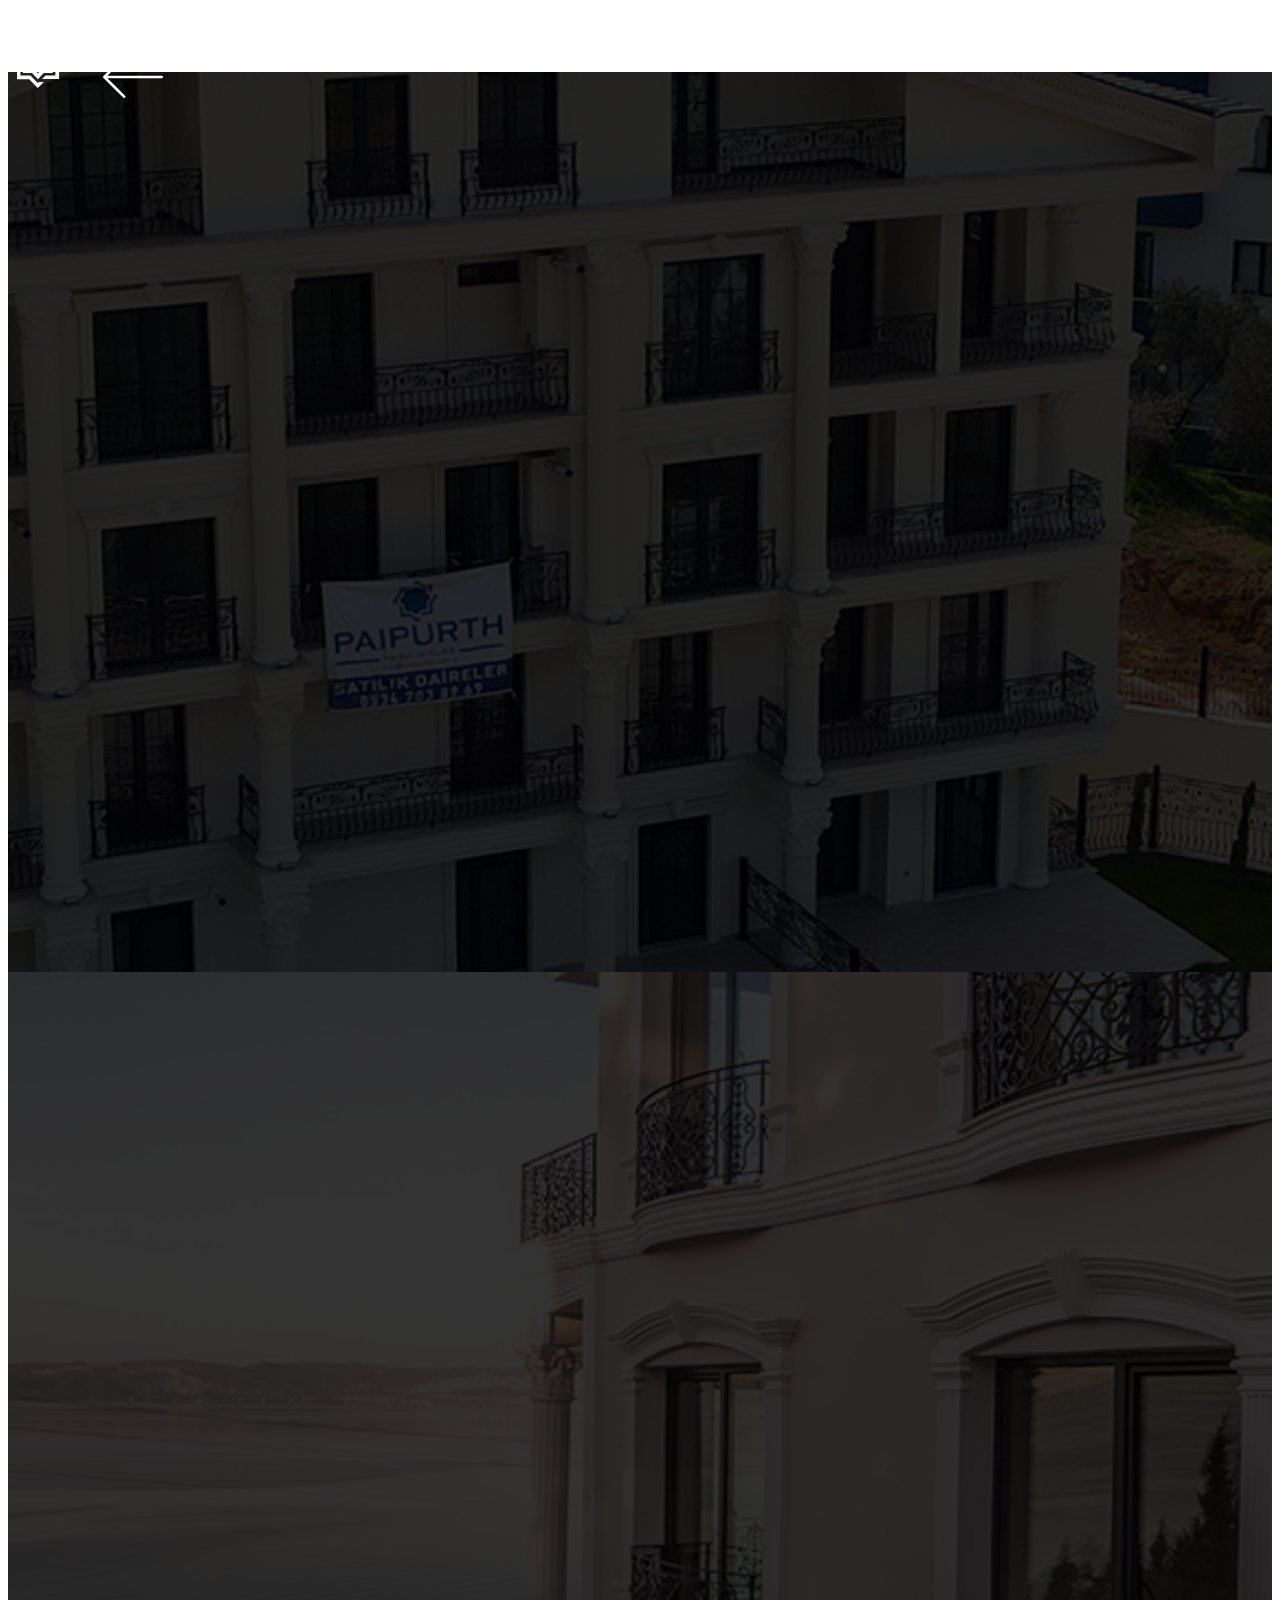
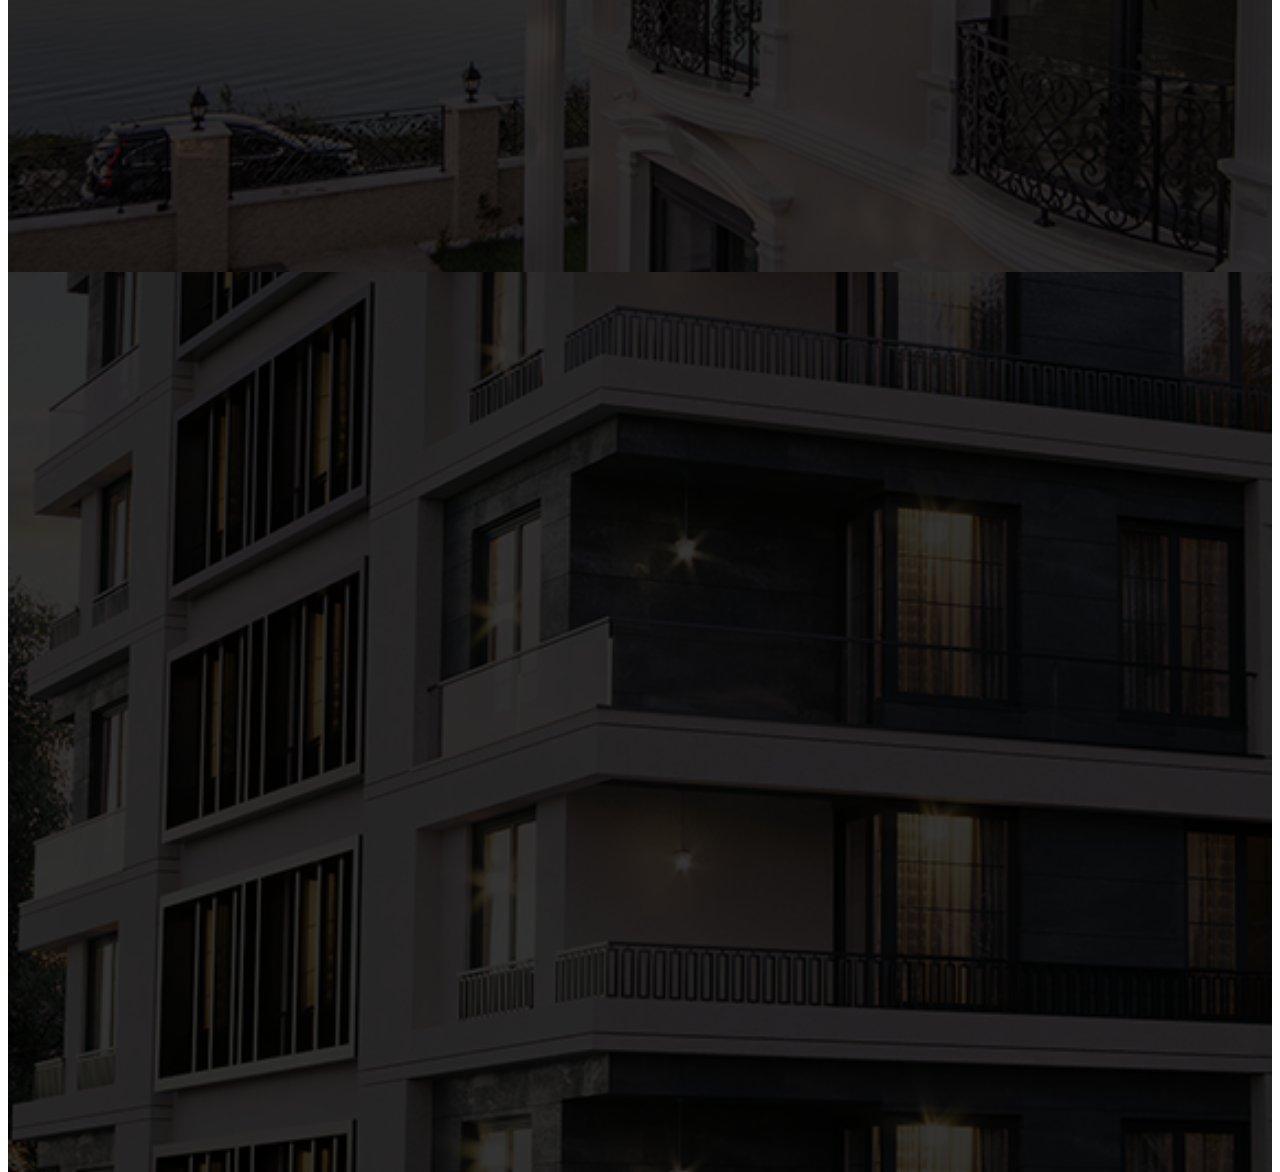
<file: 3d_all.html>
<!DOCTYPE html>
<html lang="en">

<head>
    <meta charset="UTF-8">
    <meta http-equiv="X-UA-Compatible" content="IE=edge">
    <meta name="viewport" content="width=device-width, initial-scale=1.0">
    <title>Paipurth | Virtual Tour</title>
    <!-- CSS only -->
    <link href="https://cdn.jsdelivr.net/npm/bootstrap@5.1.3/dist/css/bootstrap.min.css" rel="stylesheet"
        integrity="sha384-1BmE4kWBq78iYhFldvKuhfTAU6auU8tT94WrHftjDbrCEXSU1oBoqyl2QvZ6jIW3" crossorigin="anonymous">
    <link rel="stylesheet" href="css/style.css">
</head>

<body class="virtualPage">

    <main class="position-relative">
        <a href="">
            <img src="img/home/log-01.svg" alt="" class="position-absolute start-50 translate-middle-x rotatedLogo" width="60" style="z-index: 99; top: 20px;">
        </a>
        <a href="/">
            <img src="img/home/ok-01.svg" alt="" width="60" height="60" class="position-absolute" style="z-index: 9; left: 30px; top: 30px;">
        </a>
        <div class="d-lg-flex page-landing h-100">
            <div class="col-lg-4">
                <div onclick="document.location = '//paipurth.com.tr/sanaltur/dubleks/'" 
                class="bau-inner position-relative d-flex flex-column align-items-center justify-content-center h-100">
                    <div class="hero-img position-absolute top-0 bottom-0 start-0 end-0 h-100 w-100">
                        <img src="img/home/v1.jpg" alt="" class="img-fluid">
                    </div>
                    <div class="hero-text h-auto text-center px-md-5">
                        <p class="text-white my-3">360° Sanal Tur</p>
                        <img src="img/home/suites.png" alt="" class="img-fluid" width="400">
                        <a href="https://paipurth.com.tr/sanaltur/dubleks/" class="btn btn-bau px-4 py-3 text-white rounded-3 d-block my-md-5">Sanal Tura Git</a>
                    </div>

                </div>
            </div>
            <div class="col-lg-4">
                <div onclick="document.location = '//paipurth.com.tr/sanaltur/villa/'" class="bau-inner position-relative d-flex align-items-start align-items-center justify-content-center h-100">
                    <div class="hero-img position-absolute top-0 bottom-0 start-0 end-0 h-100 w-100">
                        <img src="img/home/v2.jpg" alt="" class="img-fluid">
                    </div>

                    <div class="hero-text h-auto text-center px-md-5">
                        <p class="text-white my-3">360° Sanal Tur</p>
                        <img src="img/home/villa.png" alt="" class="img-fluid" width="400">
                        <a href="https://paipurth.com.tr/sanaltur/villa/" class="btn btn-baum px-4 py-3 text-white rounded-3 d-block my-md-5">Sanal Tura Git</a>
                    </div>

                </div>
            </div>
            <div class="col-lg-4">
               <div onclick="document.location = '//paipurth.com.tr/sanaltur/city/'" class="bau-inner position-relative d-flex align-items-start align-items-center justify-content-center h-100">
                   <div class="hero-img position-absolute top-0 bottom-0 start-0 end-0 h-100 w-100">
                       <img src="img/home/v3.jpg" alt="" class="img-fluid d-block">
                   </div>

                   <div class="hero-text h-auto text-center px-md-5">
                    <p class="text-white my-3">360° Sanal Tur</p>
                    <img src="img/home/city.png" alt="" class="img-fluid" width="400">
                       <a href="https://papier.asseto-gmbh.de/" class="btn btn-papier px-4 py-3 text-white rounded-3 d-block my-md-5">Sanal Tura Git</a>
                   </div>

               </div>
            </div>

        </div>
    </main>


</body>

</html>
</file>
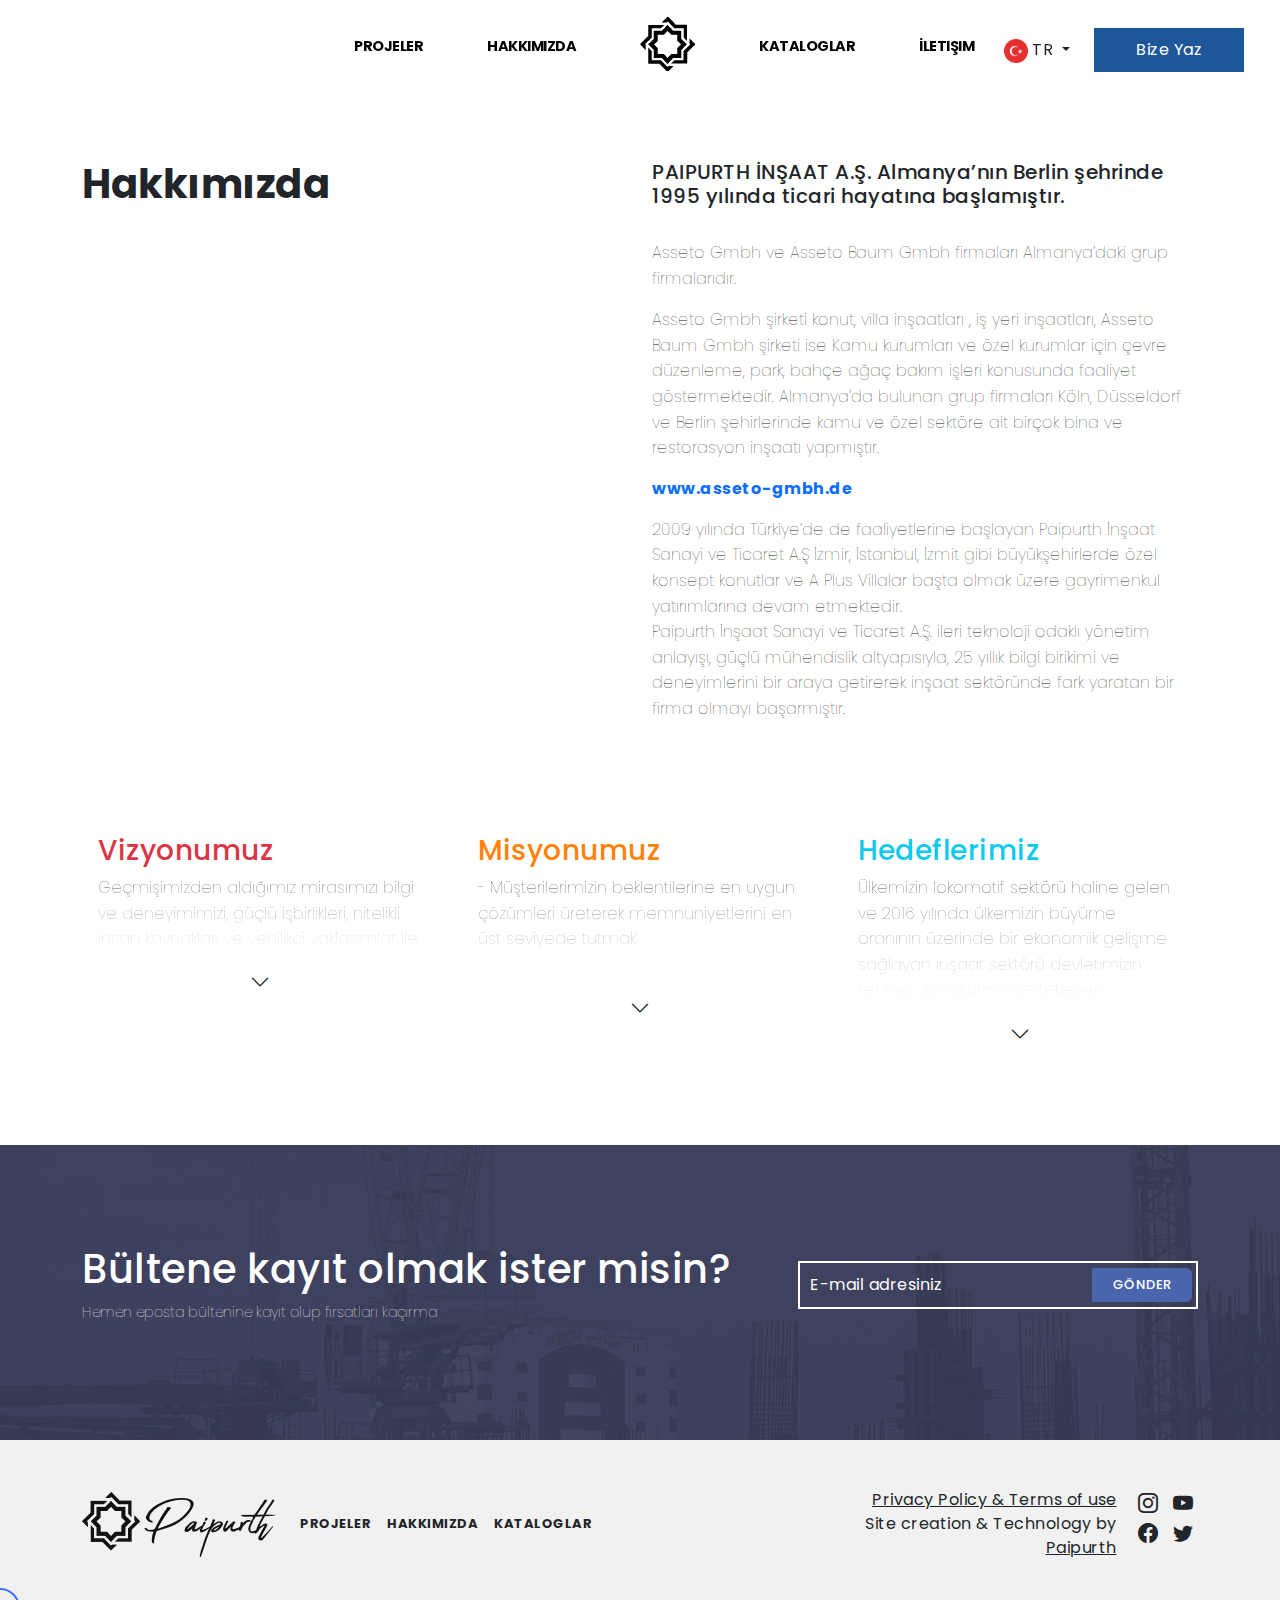
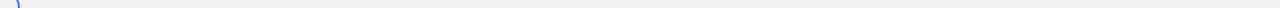
<file: about.html>
<!DOCTYPE html>
<html lang="en">
<head>
    <meta charset="UTF-8">
    <meta http-equiv="X-UA-Compatible" content="IE=edge">
    <meta name="viewport" content="width=device-width, initial-scale=1.0">
    <title>Paipurth | About</title>
    <link rel="icon" type="image/x-icon" href="/img/global/paipurth.ico">
    <link rel="preconnect" href="https://fonts.googleapis.com">
    <link rel="preconnect" href="https://fonts.gstatic.com" crossorigin>
    <link href="https://fonts.googleapis.com/css2?family=Oswald:wght@500;600;700&family=Poppins:wght@300;400;500;600;700;800&display=swap"
          rel="stylesheet">
    <link href="https://cdn.jsdelivr.net/npm/bootstrap@5.1.3/dist/css/bootstrap.min.css" rel="stylesheet">
    <link rel="stylesheet" href="https://cdn.jsdelivr.net/npm/bootstrap-icons@1.8.1/font/bootstrap-icons.css">
    <link rel="stylesheet" href="https://unpkg.com/swiper@8/swiper-bundle.min.css"/>
    <link rel="stylesheet" href="css/style.css">
</head>
<body>

<header class="header fixed-top"></header>

<main class="mt-5 pt-5">
    <section class="breadcrumb">
        <div class="container"></div>
    </section>
    <!-- Start About Us
    ============================ -->

    <section class="about_us py-5 px-3 px-lg-0">
        <div class="container">
            <div class="row justify-content-between">
                <div class="col-lg-5">
                    <h1 class="fw-bold">Hakkımızda</h1>
                    <!-- <img src="img/home/founder_cetin_yasaroglu.png" alt=""> -->
                </div>
                <div class="col-lg-6">
                    <h5 class="pb-4">PAIPURTH İNŞAAT A.Ş. Almanya’nın Berlin şehrinde 1995 yılında ticari hayatına
                        başlamıştır.</h5>
                    <p>Asseto Gmbh ve Asseto Baum Gmbh firmaları Almanya’daki grup firmalarıdır.</p>
                    <p>Asseto Gmbh şirketi konut, villa inşaatları , iş yeri inşaatları, Asseto Baum Gmbh şirketi ise
                        Kamu kurumları ve özel kurumlar için çevre düzenleme, park, bahçe ağaç bakım işleri konusunda
                        faaliyet göstermektedir. Almanya’da bulunan grup firmaları Köln, Düsseldorf ve Berlin
                        şehirlerinde kamu ve özel sektöre ait birçok bina ve restorasyon inşaatı yapmıştır.</p>
                    <a href="https://www.asseto-gmbh.de" class="text-primary fw-bold">www.asseto-gmbh.de</a>
                    <p class="pt-3">2009 yılında Türkiye’de de faaliyetlerine başlayan Paipurth İnşaat Sanayi ve Ticaret
                        A.Ş İzmir, İstanbul, İzmit gibi büyükşehirlerde özel konsept konutlar ve A Plus Villalar başta
                        olmak üzere gayrimenkul yatırımlarına devam etmektedir.
                        <br>
                        Paipurth İnşaat Sanayi ve Ticaret A.Ş. ileri teknoloji odaklı yönetim anlayışı, güçlü
                        mühendislik altyapısıyla, 25 yıllık bilgi birikimi ve deneyimlerini bir araya getirerek inşaat
                        sektöründe fark yaratan bir firma olmayı başarmıştır.</p>
                </div>
            </div>
        </div>
    </section>
    <!-- End About Us -->

    <!-- Start Vision and Mission
    ============================-->
    <section class="vission_mission">
        <div class="container py-5">
            <div class="row justify-content-center justify-content-md-between">
                <div class="col-md-4">
                    <div class="vision_mission_item px-3">
                        <h3 class="text-danger">Vizyonumuz</h3>
                        <p class="last_p gradient_p">Geçmişimizden aldığımız mirasımızı bilgi ve deneyimimizi, güçlü
                            işbirlikleri, nitelikli insan kaynakları ve yenilikçi yaklaşımlar ile <span
                                    class="last_p2 d-none">birleştirerek Gayrimenkul sektöründe Türkiye’de ve Dünya’da tercih edilen bir kurum olmak.</span>
                        </p>
                        <div class="text-center read_p pointer"><i class="bi bi-chevron-down fs-5 mt-0"></i></div>

                    </div>
                </div>
                <div class="col-md-4">
                    <div class="vision_mission_item px-3">
                        <h3 class="" style="color: #ff8105;">Misyonumuz</h3>
                        <p class="last_p gradient_p">
                            - Müşterilerimizin beklentilerine en uygun çözümleri üreterek memnuniyetlerini en üst
                            seviyede tutmak <br> <br>
                            <span class="last_p2 d-none">- Yönetim ve yapım sürecimizi sürekli geliştirmek, tedarikçilerimizi sisteminin bütünü içerisinde değerlendirip güçlü işbirlikler ile sektörde verimliliği ve kaliteyi arttırmak.
                                <br><br>
                                - İleri teknolojik gelişmeleri takip edip uygulamak, çevre dostu 1.sınıf yapı malzemelerini kullanarak estetik ve fonksiyonel açıdan iz bırakacak gayrimenkul projeleri üretmek.
                                <br><br>
                                - Yeni ve özellikli projeler gerçekleştirerek, ekonomiye katma değer ve topluma istihdam yaratmak.
                                <br><br>
                                - Toplumda çevre duyarlılığının ve iş güvenliği bilincinin geliştirilmesine katkı sağlamak.
                            </span></p>
                        <div class="text-center read_p pointer"><i class="bi bi-chevron-down fs-5 mt-0"></i></div>

                    </div>
                </div>
                <div class="col-md-4">
                    <div class="vision_mission_item px-3">
                        <h3 class="text-info">Hedeflerimiz</h3>
                        <p class="last_p gradient_p">Ülkemizin lokomotif sektörü haline gelen ve 2016 yılında ülkemizin
                            büyüme oranının üzerinde bir ekonomik gelişme sağlayan inşaat sektörü devletimizin kentsel
                            dönüşümü destekleyen <span class="last_p2 d-none"> düzenlemeleri ile her geçen gün büyüyor ve kentler yeniden inşa ediliyor. Paipurth olarak bu dönüşümün bir parçası olmak ve nitelikli yapılaşmaya katkı sağlayarak gerçekleşecek sosyal reformun paydaşları arasında olmaktan gurur duyuyoruz.</span>
                        </p>
                        <div class="text-center read_p pointer"><i class="bi bi-chevron-down fs-5 mt-0"></i></div>

                    </div>
                </div>


            </div>
        </div>
    </section>
    <!-- End Vision and Mission -->

    <!-- Start Newsletter
    ============================ -->
    <section class="newsletter mt-5">
        <div class="container">
            <div class="d-md-flex justify-content-between align-items-center gap-3">
                <div>
                    <h1 class="text-white">Bültene kayıt olmak ister misin?</h1>
                    <p class="text-white fs-09">Hemen eposta bültenine kayıt olup fırsatları kaçırma</p>
                </div>
                <div>
                    <div class="input-group mb-3">
                        <input type="text" class="form-control" placeholder="E-mail adresiniz"
                               aria-label="Recipient's username" aria-describedby="button-addon2">
                        <a class="btn" href="javascript:void(0)">gönder</a>
                    </div>
                </div>

            </div>
        </div>
    </section>
    <!-- End Newsletter -->


</main>


<footer class="footer"></footer>
<div id="cursor"></div>
<script src="https://cdn.jsdelivr.net/npm/bootstrap@5.1.3/dist/js/bootstrap.bundle.min.js"></script>
<script src="https://cdnjs.cloudflare.com/ajax/libs/jquery/3.6.0/jquery.min.js"></script>
<script src="https://unpkg.com/swiper@8/swiper-bundle.min.js"></script>
<script src="js/main.js"></script>
</body>
</html>
</file>
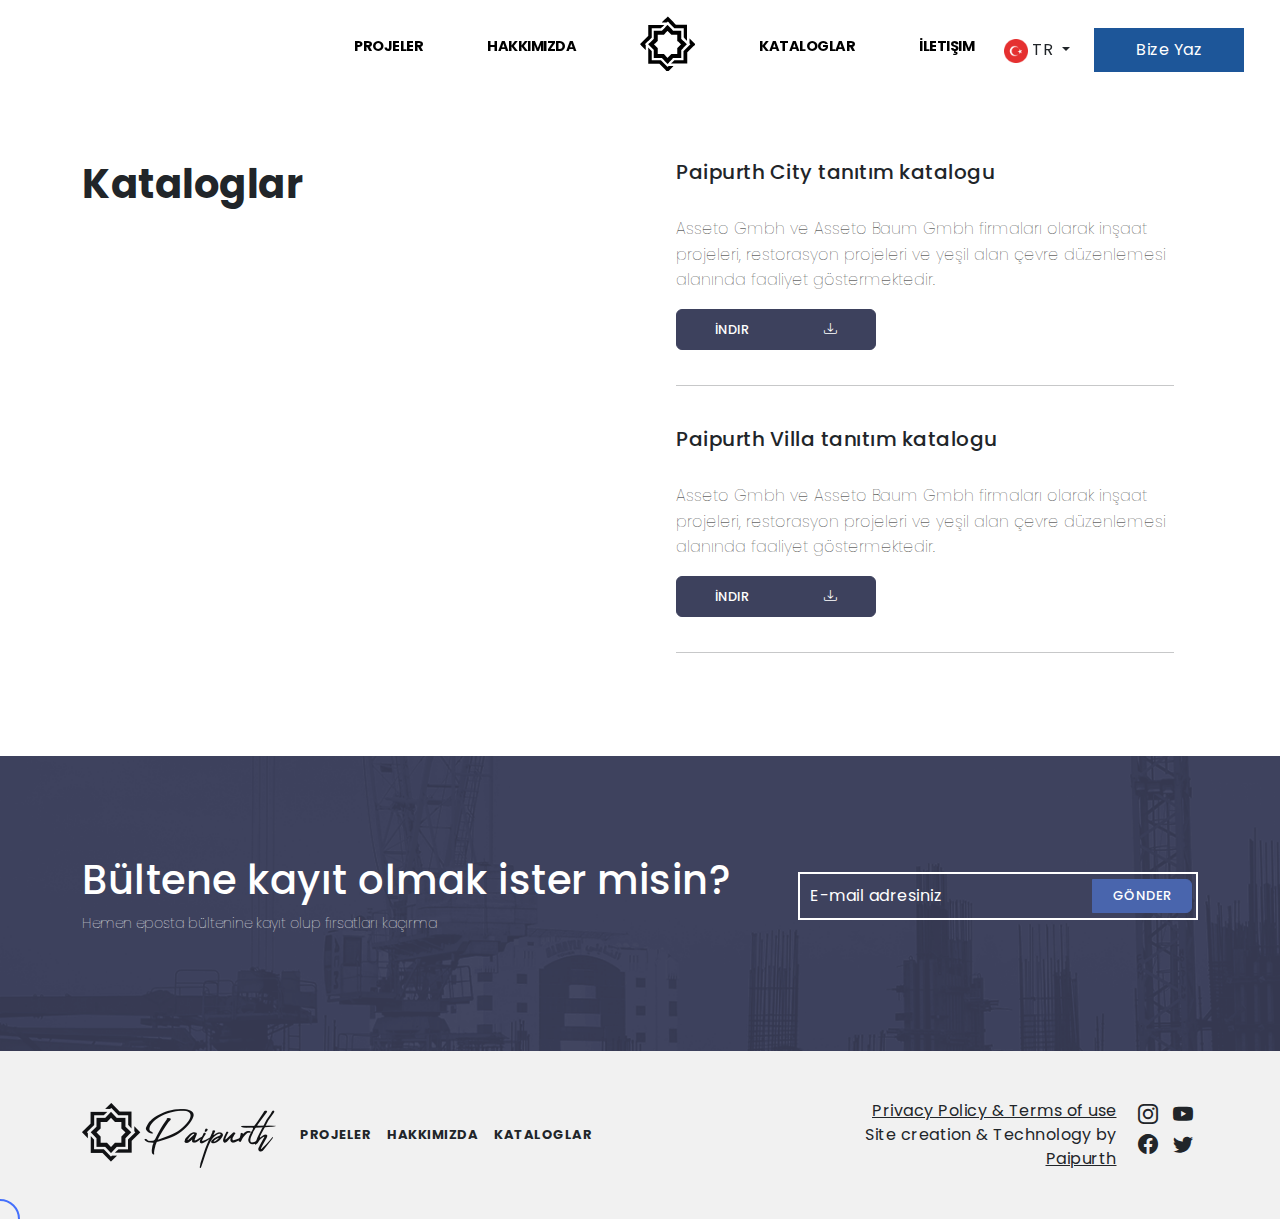
<file: catalog.html>
<!DOCTYPE html>
<html lang="en">
<head>
    <meta charset="UTF-8">
    <meta http-equiv="X-UA-Compatible" content="IE=edge">
    <meta name="viewport" content="width=device-width, initial-scale=1.0">
    <title>Paipurth | Catalog</title>
    <link rel="icon" type="image/x-icon" href="/img/global/paipurth.ico">
    <link rel="preconnect" href="https://fonts.googleapis.com">
    <link rel="preconnect" href="https://fonts.gstatic.com" crossorigin>
    <link href="https://fonts.googleapis.com/css2?family=Oswald:wght@500;600;700&family=Poppins:wght@300;400;500;600;700;800&display=swap" rel="stylesheet">
    <link href="https://cdn.jsdelivr.net/npm/bootstrap@5.1.3/dist/css/bootstrap.min.css" rel="stylesheet">
    <link rel="stylesheet" href="https://cdn.jsdelivr.net/npm/bootstrap-icons@1.8.1/font/bootstrap-icons.css">
    <link rel="stylesheet" href="https://unpkg.com/swiper@8/swiper-bundle.min.css" />
    <link rel="stylesheet" href="css/style.css">
</head>
<body>

    <header class="header fixed-top"></header>

    <main class="mt-5 pt-5">
        <section class="breadcrumb">
            <div class="container"></div>
        </section>
        <!-- Start About Us 
        ============================ -->

        <section class="about_us py-5">
            <div class="container">
                <div class="row justify-content-between px-4 px-lg-0">
                    <div class="col-lg-5 pb-4 pb-lg-0">
                        <h1 class="fw-bold">Kataloglar</h1>
                    </div>
                    <div class="col-lg-6">
                        <div class="catalog_wrapper px-lg-4">
                            <div class="catalog_item pb-4">
                                <h5 class="pb-4">Paipurth City tanıtım katalogu</h5>
                                <p>Asseto Gmbh ve Asseto Baum Gmbh firmaları olarak inşaat projeleri, restorasyon projeleri ve yeşil alan çevre düzenlemesi alanında faaliyet göstermektedir.</p>
                                <a class="btn btn-download fs-08 text-uppercase fw-500" href="pdf/12_dairelik.pdf" download>
                                    <span class="d-flex justify-content-around"><span>İndir</span><i class="bi bi-download"></i></span>                            
                                </a>
                                <hr style="margin-top: 35px; height: 2px;">
                            </div>
                            <div class="catalog_item pb-4">
                                <h5 class="pb-4">Paipurth Villa tanıtım katalogu</h5>
                                <p>Asseto Gmbh ve Asseto Baum Gmbh firmaları olarak inşaat projeleri, restorasyon projeleri ve yeşil alan çevre düzenlemesi alanında faaliyet göstermektedir.</p>
                                <a class="btn btn-download fs-08 text-uppercase fw-500" href="pdf/karamürsel_villa_catalog.pdf" download>
                                    <span class="d-flex justify-content-around"><span>İndir</span><i class="bi bi-download"></i></span>                            
                                </a>
                                <hr style="margin-top: 35px; height: 2px;">
                            </div>
                            <!-- <div class="catalog_item pb-4">
                                <h5 class="pb-4">Paipurth Suites tanıtım katalogu</h5>
                                <p>Asseto Gmbh ve Asseto Baum Gmbh firmaları olarak inşaat projeleri, restorasyon projeleri ve yeşil alan çevre düzenlemesi alanında faaliyet göstermektedir.</p>
                                <a class="btn btn-download fs-08 text-uppercase fw-500" href="pdf/12_dairelik.pdf" download>
                                    <span class="d-flex justify-content-around"><span>İndir</span><i class="bi bi-download"></i></span>                            
                                </a>
                                <hr style="margin-top: 35px; height: 2px;">
                            </div>
                            <div class="catalog_item pb-4">
                                <h5 class="pb-4">Paipurth City tanıtım katalogu</h5>
                                <p>Asseto Gmbh ve Asseto Baum Gmbh firmaları olarak inşaat projeleri, restorasyon projeleri ve yeşil alan çevre düzenlemesi alanında faaliyet göstermektedir.</p>
                                <a class="btn btn-download fs-08 text-uppercase fw-500" href="pdf/12_dairelik.pdf" download>
                                    <span class="d-flex justify-content-around"><span>İndir</span><i class="bi bi-download"></i></span>                            
                                </a>
                                <hr style="margin-top: 35px; height: 2px;">
                            </div> -->

                        </div>

                    </div>
                </div>
            </div>
        </section>

        <!-- End About Us -->


        <!-- Start Newsletter
        ============================ -->
        <section class="newsletter mt-5">
            <div class="container">
                <div class="d-md-flex justify-content-between align-items-center gap-3">
                    <div>
                        <h1 class="text-white">Bültene kayıt olmak ister misin?</h1>
                        <p class="text-white fs-09">Hemen eposta bültenine kayıt olup fırsatları kaçırma</p>
                    </div>
                    <!-- <div>
                        <input type="text" name="" class="form-control" id="" placeholder="E-mail adresiniz">
                    </div> -->
                    <div>
                        <div class="input-group mb-3">
                            <input type="text" class="form-control" placeholder="E-mail adresiniz" aria-label="Recipient's username" aria-describedby="button-addon2">
                            <a class="btn" href="javascript:void(0)">Gönder</a>
                          </div>
                    </div>

                </div>
            </div>
        </section>
        <!-- End Newsletter -->


    </main>




    <footer class="footer"></footer>
    <div id="cursor"></div>
    <script src="https://cdn.jsdelivr.net/npm/bootstrap@5.1.3/dist/js/bootstrap.bundle.min.js"></script>
    <script src="https://cdnjs.cloudflare.com/ajax/libs/jquery/3.6.0/jquery.min.js"></script>
    <script src="https://unpkg.com/swiper@8/swiper-bundle.min.js"></script>
    <script src="js/main.js"></script>    
</body>
</html>
</file>
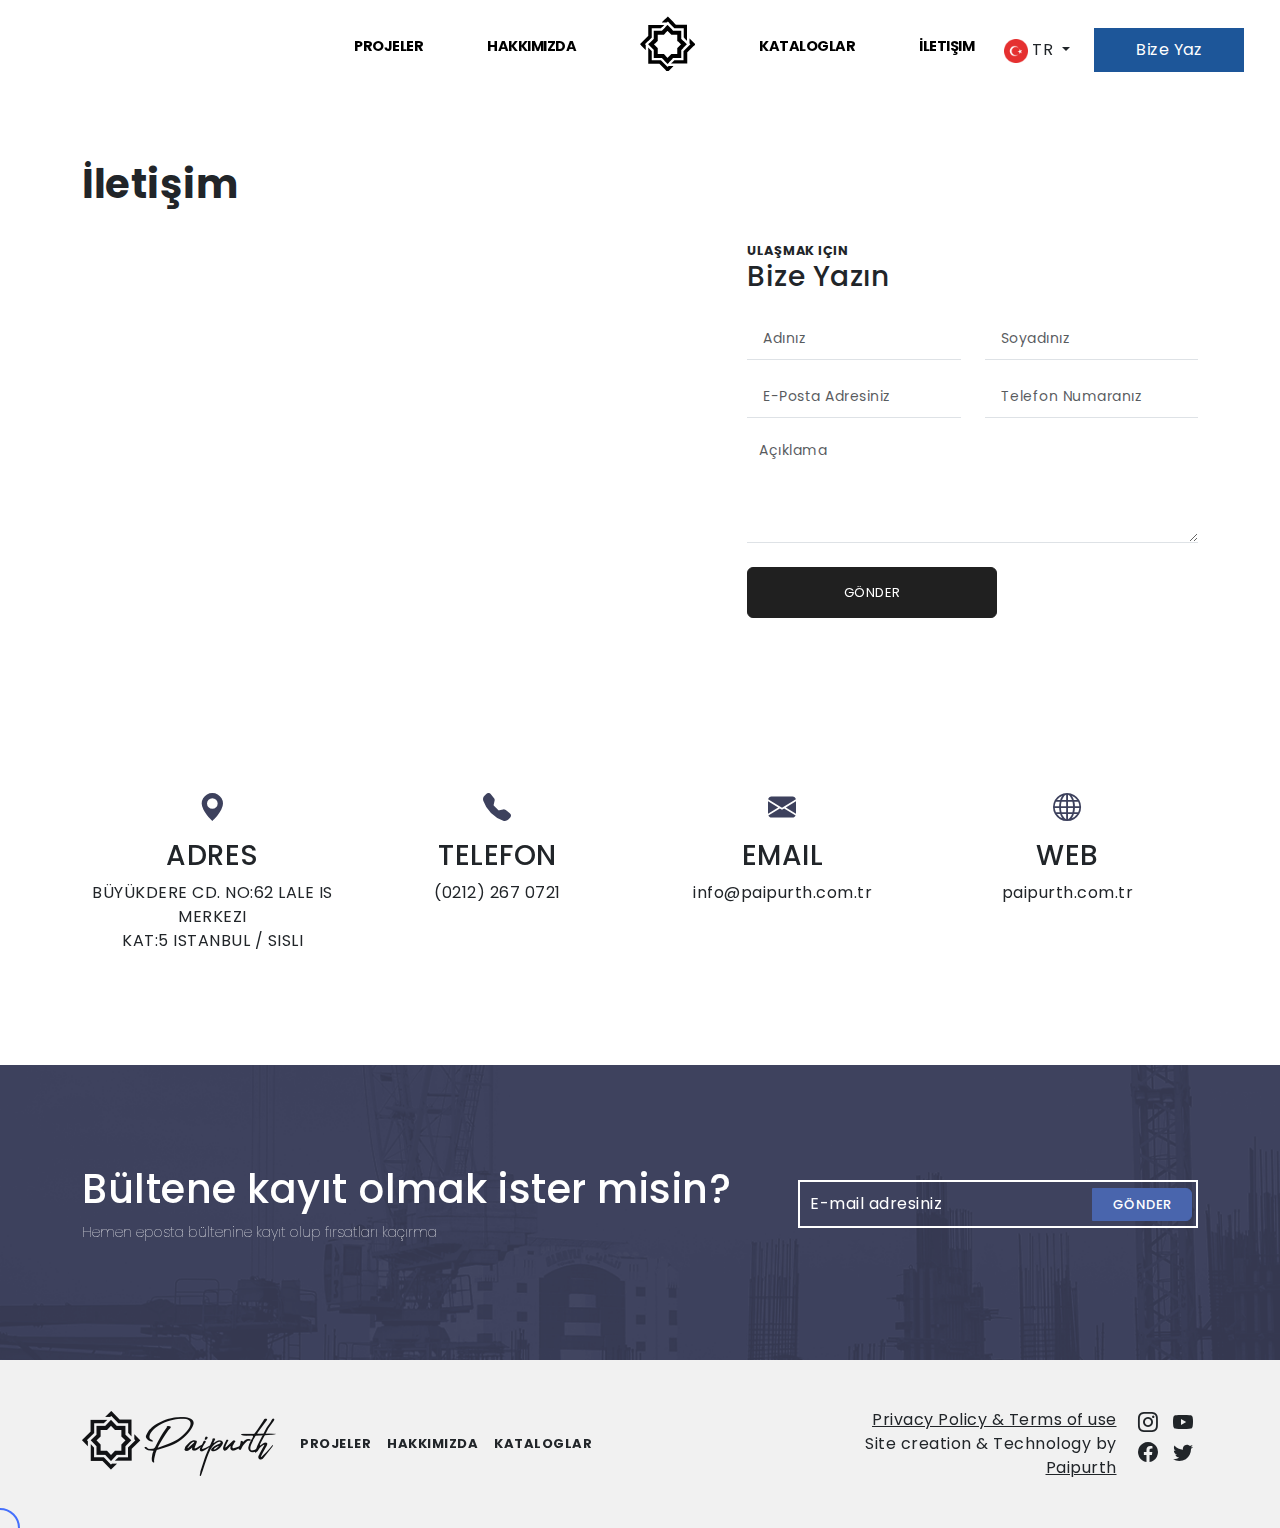
<file: contact.html>
<!DOCTYPE html>
<html lang="en">
<head>
    <meta charset="UTF-8">
    <meta http-equiv="X-UA-Compatible" content="IE=edge">
    <meta name="viewport" content="width=device-width, initial-scale=1.0">
    <title>Paipurth | Contact</title>
    <link rel="icon" type="image/x-icon" href="/img/global/paipurth.ico">
    <link rel="preconnect" href="https://fonts.googleapis.com">
    <link rel="preconnect" href="https://fonts.gstatic.com" crossorigin>
    <link href="https://fonts.googleapis.com/css2?family=Oswald:wght@500;600;700&family=Poppins:wght@300;400;500;600;700;800&display=swap" rel="stylesheet">
    <link href="https://cdn.jsdelivr.net/npm/bootstrap@5.1.3/dist/css/bootstrap.min.css" rel="stylesheet">
    <link rel="stylesheet" href="https://cdn.jsdelivr.net/npm/bootstrap-icons@1.8.1/font/bootstrap-icons.css">
    <link rel="stylesheet" href="https://unpkg.com/swiper@8/swiper-bundle.min.css" />
    <link rel="stylesheet" href="css/style.css">
</head>
<body>

    <header class="header fixed-top"></header>

    <main class="mt-5 pt-5">
        <section class="breadcrumb">
            <div class="container"></div>
        </section>
        <!-- Start About Us 
        ============================ -->
        
        <section class="about_us py-lg-5 px-3 px-lg-0">
            <div class="container">
                <div class="row justify-content-between align-items-center">
                    <div class="col-lg-6 order-2 order-lg-1">
                        <h1 class="fw-bold d-none d-lg-block">İletişim</h1>
                        <div class="contact_maps">
                            <iframe src="https://www.google.com/maps/embed?pb=!1m18!1m12!1m3!1d24061.73890828423!2d28.9877828!3d41.07517035!2m3!1f0!2f0!3f0!3m2!1i1024!2i768!4f13.1!3m3!1m2!1s0x14cab6ff0319cf7b%3A0xce9b41b5c73a16ea!2zTWVya2V6LCBCw7x5w7xrZGVyZSBDZC4gTm86NjIgRDprYXQgNSwgMzQ0MDYgxZ5pxZ9saS_EsHN0YW5idWw!5e0!3m2!1str!2str!4v1651213363855!5m2!1str!2str" width="100%" height="500" style="border:0;" allowfullscreen="" loading="lazy" referrerpolicy="no-referrer-when-downgrade" style="max-width: 100%;"></iframe>
                        </div>
                    </div>
                    <div class="col-lg-5 contact_page_form order-1 order-lg-2">
                        <h1 class="fw-bold d-lg-none pb-4">İletişim</h1>
                        <span class="text-uppercase fs-08 fw-bold d-none d-lg-block">ulaşmak için</span>
                        <h3 class="mb-4 d-none d-lg-block">Bize Yazın</h3>
                        <form action="">
                            <div class="row">
                                <div class="col-md-6 mb-3"><input type="text" name="name" class="form-control form-control-lg border-0 border-bottom rounded-0" placeholder="Adınız"></div>
                                <div class="col-md-6 mb-3"><input type="text" name="surname" class="form-control form-control-lg border-0 border-bottom rounded-0" placeholder="Soyadınız"></div>
                                <div class="col-md-6 mb-3"><input type="text" name="email" class="form-control form-control-lg border-0 border-bottom rounded-0" placeholder="E-Posta Adresiniz"></div>                                 
                                <div class="col-md-6 mb-3"><input type="text" name="phone" class="form-control form-control-lg border-0 border-bottom rounded-0"placeholder="Telefon Numaranız"></div>
                                <div><textarea class="form-control border-0 border-bottom rounded-0" name="content" rows="4" placeholder="Açıklama"></textarea></div>
                            </div>
                            <div class="py-4"><a href="" class="btn mainBtn"><span>Gönder</span></a></div>
                        

                                    
                            <div>
                        </form>
                    </div>
                </div>
            </div>
        </section>
        <!-- End About Us -->

        <!-- Start Vision and Mission 
        ============================-->
        <section class="contact_icons">
            <div class="container pb-5">
                <div class="row justify-content-center justify-content-md-between text-center">
                    <div class="col-md-3 my-3">
                        <a href="https://goo.gl/maps/KdywD8wMz7rufb7RA">
                            <i class="bi bi-geo-alt-fill fs-3"></i>
                            <h3 class="text-uppercase">adres</h3>
                                <span>BÜYÜKDERE CD. NO:62 LALE IS MERKEZI <br>
                                    KAT:5 ISTANBUL / SISLI</span>
                        </a>

                    </div>
                    <div class="col-md-3 my-3">
                        <a href="tel:02122670721">
                            <i class="bi bi-telephone-fill fs-3"></i>
                            <h3 class="text-uppercase">telefon</h3>
                            <span>(0212) 267 0721</span>
                        </a>

                    </div>
                    <div class="col-md-3 my-3">
                        <a href="mailto:info@paipurth.com.tr">
                            <i class="bi bi-envelope-fill fs-3"></i>
                            <h3 class="text-uppercase">email</h3>
                            <span>info@paipurth.com.tr</span>
                        </a>

                    </div>
                    <div class="col-md-3 my-3">
                        <a href="https://www.paipurth.com.tr">
                            <i class="bi bi-globe fs-3"></i>
                            <h3 class="text-uppercase">web</h3>
                            <span>paipurth.com.tr</span>
                        </a>

                        
                    </div>
                </div>
            </div>
        </section>
        <!-- End Vision and Mission -->

        <!-- Start Newsletter
        ============================ -->
        <section class="newsletter mt-5">
            <div class="container">
                <div class="d-md-flex justify-content-between align-items-center gap-3">
                    <div>
                        <h1 class="text-white">Bültene kayıt olmak ister misin?</h1>
                        <p class="text-white fs-09">Hemen eposta bültenine kayıt olup fırsatları kaçırma</p>
                    </div>
                    <div>
                        <div class="input-group mb-3">
                            <input type="text" class="form-control" placeholder="E-mail adresiniz" aria-label="Recipient's username" aria-describedby="button-addon2">
                            <a class="btn" href="javascript:void(0)">gönder</a>
                          </div>
                    </div>

                </div>
            </div>
        </section>
        <!-- End Newsletter -->


    </main>




    <footer class="footer"></footer>
 
    <div id="cursor"></div>

    <script src="https://cdn.jsdelivr.net/npm/bootstrap@5.1.3/dist/js/bootstrap.bundle.min.js"></script>
    <script src="https://cdnjs.cloudflare.com/ajax/libs/jquery/3.6.0/jquery.min.js"></script>
    <script src="https://unpkg.com/swiper@8/swiper-bundle.min.js"></script>
    <script src="js/main.js"></script>    
</body>
</html>
</file>
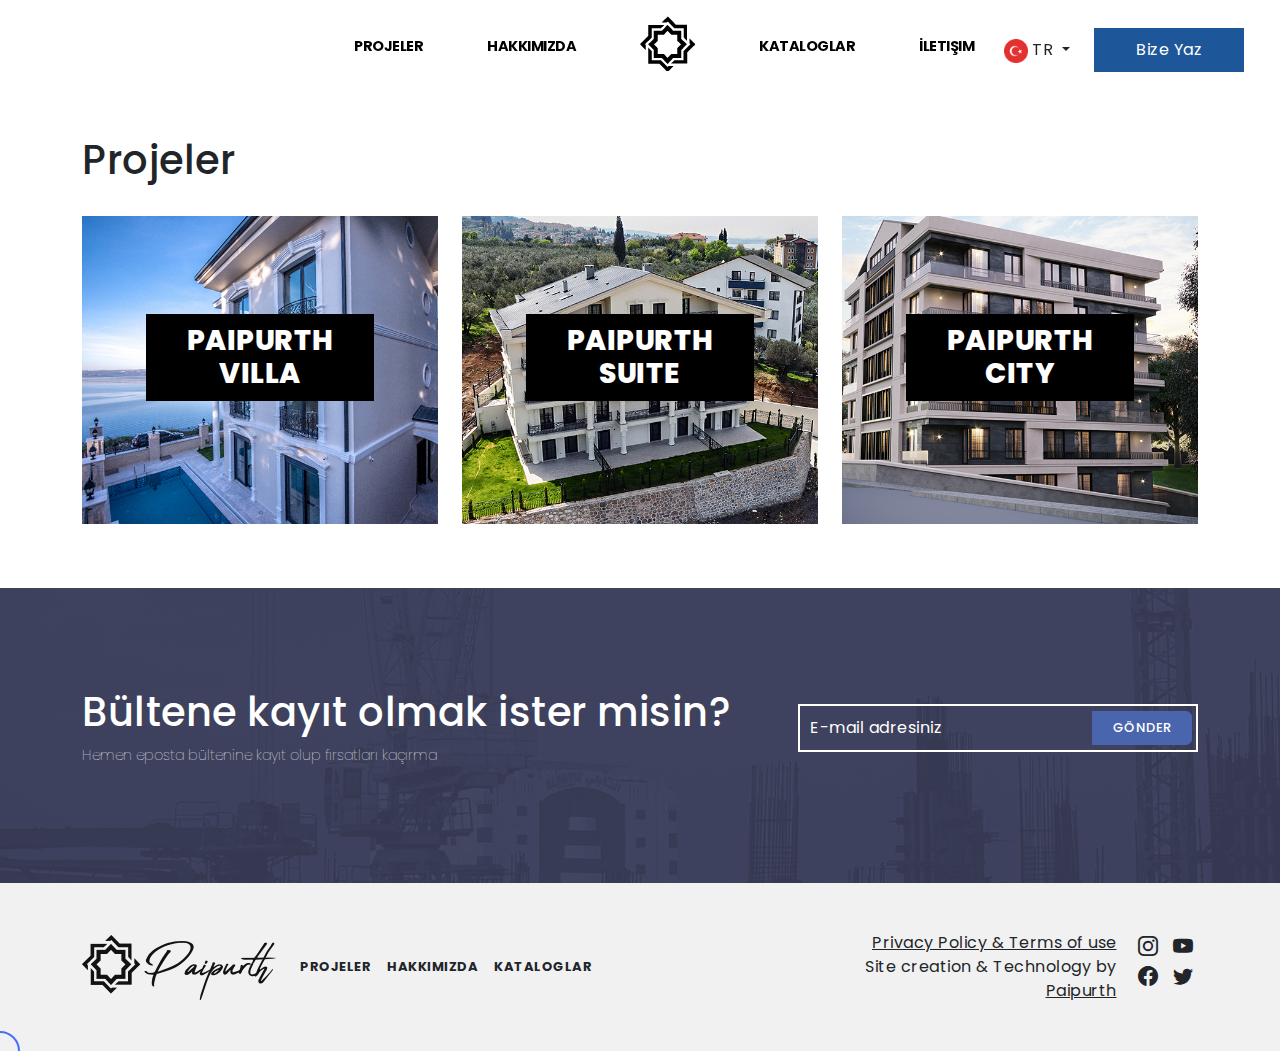
<file: project.html>
<!DOCTYPE html>
<html lang="en">
<head>
    <meta charset="UTF-8">
    <meta http-equiv="X-UA-Compatible" content="IE=edge">
    <meta name="viewport" content="width=device-width, initial-scale=1.0">
    <title>Paipurth | Projects</title>
    <link rel="icon" type="image/x-icon" href="/img/global/paipurth.ico">
    <link rel="preconnect" href="https://fonts.googleapis.com">
    <link rel="preconnect" href="https://fonts.gstatic.com" crossorigin>
    <link href="https://fonts.googleapis.com/css2?family=Oswald:wght@500;600;700&family=Poppins:wght@300;400;500;600;700;800&display=swap" rel="stylesheet">
    <link href="https://cdn.jsdelivr.net/npm/bootstrap@5.1.3/dist/css/bootstrap.min.css" rel="stylesheet">
    <link rel="stylesheet" href="https://cdn.jsdelivr.net/npm/bootstrap-icons@1.8.1/font/bootstrap-icons.css">
    <link rel="stylesheet" href="https://unpkg.com/swiper@8/swiper-bundle.min.css" />
    <link rel="stylesheet" href="css/style.css">
</head>
<body>

    <header class="header fixed-top"></header>

    <main class="mt-5 pt-5">
        <section class="breadcrumb">
            <div class="container"></div>
        </section>
        <!-- Start Project 
        ============================ -->
        <section class="all_project">
            <div class="container">
                <div class="d-md-flex justify-content-center justify-content-md-between align-items-center py-4">
                    <h1>Projeler</h1>
                   
                    <div class="d-flex gap-3 filter-menu flex-wrap d-none">
                        <div class="btn-filter active"><button data-filter="*" class="btn btn-outline-dark" >Tümü</button></div>
                        <div class="btn-filter"><button data-filter=".housing" class="btn btn-outline-dark">Konut</button></div>
                        <div class="btn-filter"><button data-filter=".villa" class="btn btn-outline-dark">Villa</button></div>
                        <div class="btn-filter"><button data-filter=".continuing" class="btn btn-outline-dark">Devam Eden</button></div>
                        <div class="btn-filter"><button data-filter=".complete" class="btn btn-outline-dark">Tamamlanmış</button></div>
                    </div>                      
                   
                </div>
                <div class="all_project_wrapper">
                    <div class="row justify-content-between filter-content">
                        <!--                        -->
                        <div class="col-12 col-md-6 col-lg-4">
                            <figure class="snip0068 yellow" onclick="document.location.href='project_detail_suite.html'">
                                <img src="img/project/project3.png" alt="">
                                <figcaption>
                                    <div>
                                        <h3>Paipurth Villa</h3>
                                    </div>
                                    <div><span>İncele</span></div>
                                    <a href="project_detail_villa.html"></a>
                                </figcaption>
                            </figure>
                        </div>

                        <!--                    -->
                        <div class="col-12 col-md-6 col-lg-4">
                            <figure class="snip0068 yellow" onclick="document.location.href='project_detail_suite.html'">
                                <img src="img/project/project2_1.jpg" alt="">
                                <figcaption>
                                    <div>
                                        <h3>Paipurth Suite</h3>
                                    </div>
                                    <div><span>İncele</span></div>
                                    <a href="project_detail_villa.html"></a>
                                </figcaption>
                            </figure>
                        </div>




                        <!--                        -->
                        <div class="col-12 col-md-6 col-lg-4">
                            <figure class="snip0068 yellow">
                                <img src="img/project/project1.png" alt="">
                                <figcaption>
                                    <div>
                                        <h3>Paipurth City</h3>
                                    </div>
                                    <div><span>İncele</span></div>
                                    <a href="project_detail_villa.html"></a>
                                </figcaption>
                            </figure>
                        </div>



                        <!-- End Single Item -->
                        <!-- Single Item -->
                        <div class="col-12 col-md-6 col-lg-4 filter-item all complete mb-4 d-none">
                            <div class="project_item_inner position-relative">
                                <a href="#">
                                    <img src="img/project/project1.png" alt="">
                                    <div class="project_item_inner_text px-3 pt-3 position-absolute bottom-0 w-100 bg-dark bg-opacity-75 text-white">
                                        <h5 class="text-uppercase fw-light m-0 text-white">huzurun doğru adresi</h5>
                                        <h4 class="text-uppercase fw-bold m-0 text-white">paipurth city</h4>
                                        <div class="d-flex justify-content-between align-items-center py-2">
                                            <span class="fs-09 text-white"><i class="bi bi-geo-alt-fill me-1"></i> Kocaeli</span>
                                            <a class="btn bg-white px-4 text-uppercase fs-07 fw-bold" href="#">İncele</a>
                                        </div>
                                    </div>
                                </a>
                            </div>
                        </div>
                    </div>
                </div>
            </div>
        </section>
        <!-- End Project -->

        <!-- Start Newsletter
        ============================ -->
        <section class="newsletter mt-5">
            <div class="container">
                <div class="d-md-flex justify-content-between align-items-center gap-3">
                    <div>
                        <h1 class="text-white">Bültene kayıt olmak ister misin?</h1>
                        <p class="text-white fs-09">Hemen eposta bültenine kayıt olup fırsatları kaçırma</p>
                    </div>
                    <!-- <div>
                        <input type="text" name="" class="form-control" id="" placeholder="E-mail adresiniz">
                    </div> -->
                    <div>
                        <div class="input-group mb-3">
                            <input type="text" class="form-control" placeholder="E-mail adresiniz" aria-label="Recipient's username" aria-describedby="button-addon2">
                            <a class="btn" href="javascript:void(0)">gönder</a>
                          </div>
                    </div>

                </div>
            </div>
        </section>
    
    </main>




    <footer class="footer"></footer>
    <div id="cursor"></div>
    <script src="https://cdn.jsdelivr.net/npm/bootstrap@5.1.3/dist/js/bootstrap.bundle.min.js"></script>
    <script src="https://cdnjs.cloudflare.com/ajax/libs/jquery/3.6.0/jquery.min.js"></script>
    <script src="https://unpkg.com/swiper@8/swiper-bundle.min.js"></script>
    <script src="js/isotope.pkgd.min.js"></script>
    <script src="js/main.js"></script>    
    <script>
        if($(".all_project").length > 0) {
            var $filter = $('.filter-content').isotope({});
            $('.filter-menu').on('click', 'button', function () {
                var filterValue = $(this).attr('data-filter');
                $filter.isotope({
                    filter: filterValue
                });
            });
        }

        /* Demo purposes only */
        $("figure").mouseleave(
            function() {
                $(this).removeClass("hover");
            }
        );
    </script>
</body>
</html>
</file>
<file: css/style.css>
* {
  font-family: "Poppins", sans-serif;
  letter-spacing: 0.5px;
}
* ::-webkit-scrollbar {
  width: 10px;
  height: 10px;
  cursor: none;
}
* ::-webkit-scrollbar-track {
  background-color: rgba(212, 212, 212, 0.4);
  border-radius: 10px;
}
* ::-webkit-scrollbar-thumb {
  background-color: #3d415d;
  border-radius: 10px;
}

a {
  text-decoration: none;
  color: inherit;
}

ul {
  padding: 0;
  margin: 0;
  list-style-type: none;
}

p {
  font-size: 16px;
  word-wrap: break-word;
  line-height: 1.6;
  font-weight: lighter;
  letter-spacing: 0;
  color: #202020;
}

input, button, textarea {
  outline: none !important;
  box-shadow: none !important;
}

img {
  max-width: 100%;
  height: auto;
  position: relative;
}

::selection {
  color: #fff;
  background: #3d415d;
}

.fw-500 {
  font-weight: 500;
}

.fs-07 {
  font-size: 0.7rem;
}

.fs-08 {
  font-size: 0.8rem;
}

.fs-09 {
  font-size: 0.9rem;
}

.title_wrap {
  padding-bottom: 30px;
}
.title_wrap h1 {
  color: #202020;
  font-weight: bold;
  text-transform: capitalize;
  padding: 20px 0 10px 0;
  margin: 0;
}
.title_wrap span {
  font-size: 18px;
  font-weight: 500;
}

@media (min-width: 992px) {
  .title_wrap h1 {
    font-size: 3rem;
  }
}
@media (max-width: 992px) {
  p {
    font-size: 15px;
    line-height: normal;
  }
}
.swiper {
  width: 100%;
  margin: auto;
}
.swiper .swiper-slide {
  background-size: cover;
  background-position: center;
  text-align: center;
  font-size: 18px;
  background: #fff;
  display: -webkit-box;
  display: -ms-flexbox;
  display: -webkit-flex;
  display: flex;
  -webkit-box-pack: center;
  -ms-flex-pack: center;
  -webkit-justify-content: center;
  justify-content: center;
  -webkit-box-align: center;
  -ms-flex-align: center;
  -webkit-align-items: center;
  align-items: center;
}
.swiper .swiper-slide img {
  display: block;
  width: 100%;
  height: 100%;
  object-fit: cover;
}

.mainBtn {
  width: 250px;
  text-align: center;
  overflow: hidden;
  background: #202020;
  position: relative;
  border: 1px solid #202020;
  padding: 15px 0;
  font-size: 13px;
  text-transform: uppercase;
  color: #fff;
}
.mainBtn::before {
  content: "";
  position: absolute;
  left: 0;
  bottom: 0;
  width: 100%;
  height: 100%;
  transform: translateX(-100%);
  background: #f8f9fa;
  transition: transform 0.25s ease-in;
}
.mainBtn:hover {
  cursor: pointer;
  color: #202020;
}
.mainBtn:hover::before {
  transform: translateX(0);
}
.mainBtn:hover span {
  animation: animButtonSpan 0.4s;
}
.mainBtn span {
  position: relative;
  z-index: 1;
  display: block;
}

@keyframes animButtonSpan {
  0% {
    transform: translateX(0);
    opacity: 1;
  }
  35% {
    transform: translateX(20px);
    opacity: 0;
  }
  50.001% {
    transform: translateX(-20px);
  }
  60% {
    transform: translateX(0);
  }
}
@media (min-width: 1199.98px) and (max-width: 1399.98px) {
  .wrapper {
    padding: 130px 70px;
  }
}
@media (min-width: 1400px) {
  .wrapper {
    padding: 150px 100px;
  }
}
section.newsletter {
  padding: 100px 0;
  background-image: url(../img/global/newsletter_bg.png);
  background-size: cover;
}
section.newsletter .input-group input {
  padding: 10px;
  width: 400px;
  max-width: 100%;
  color: #fff !important;
  border-radius: 0;
  border-style: solid;
  border-width: 2.5px;
  border-color: #fff;
  background: transparent;
}
section.newsletter .input-group input::placeholder {
  color: #fff;
}
section.newsletter .input-group input:focus {
  background: transparent;
}
section.newsletter .input-group a {
  width: 100px;
  font-size: 13px;
  background: #4965ad;
  color: #fff;
  border: 1px solid #4965ad;
  position: absolute;
  right: 6px;
  top: 7.5px;
  text-transform: uppercase;
  font-weight: 500;
}

.gradient_p {
  background: -webkit-linear-gradient(90deg, #fff, #333);
  -webkit-background-clip: text;
  -webkit-text-fill-color: transparent;
}

@media (prefers-reduced-motion: no-preference) {
  .App-logo {
    animation: App-logo-spin infinite 15s linear;
  }
}
.fs-10 {
  font-size: 10px;
}

.fs-11 {
  font-size: 11px;
}

.fs-12 {
  font-size: 12px;
}

.fs-13 {
  font-size: 13px;
}

.fs-14 {
  font-size: 14px;
}

.fs-15 {
  font-size: 15px;
}

.fs-16 {
  font-size: 16px;
}

.fs-17 {
  font-size: 17px;
}

.fs-18 {
  font-size: 18px;
}

.fs-19 {
  font-size: 19px;
}

.fs-20 {
  font-size: 20px;
}

header {
  padding: 20px 0;
  transition: all 0.3s ease-in-out;
}
header .header_wrapper .nav-link {
  color: #000 !important;
  font-weight: bold;
  font-size: 0.9em;
  letter-spacing: -0.5px;
  text-transform: uppercase;
}
header .header_wrapper .nav-link:hover {
  color: #1d5699 !important;
}
header .language .dropdown-menu {
  background: transparent;
  border: 0;
  margin: 0;
  padding: 5px 0;
  min-width: auto;
}

.contact_header_btn {
  background: #1d5699;
  color: #fff;
  width: 150px;
  padding: 10px 0;
  border-radius: 0;
  line-height: 1.4;
  border: 1px solid #1d5699;
  -webkit-transition: all 0.3s ease-in-out;
  -ms-transition: all 0.3s ease-in-out;
  transition: all 0.3s ease-in-out;
}
.contact_header_btn:hover {
  background: transparent;
  color: #202020;
}

@media (max-width: 1200px) {
  header .header_wrapper {
    padding: 10px;
  }

  .offcanvas-start {
    background-color: rgba(255, 255, 255, 0.95);
  }
  .offcanvas-start ul li {
    padding-bottom: 20px;
  }
}
@media (max-width: 576px) {
  .contact_header_btn {
    width: 100px;
    background: transparent;
    color: #202020;
  }
}
#cursor {
  backface-visibility: hidden;
  z-index: 1000000000;
  position: fixed;
  width: 40px;
  height: 40px;
  border: 2px solid #4570fc;
  transition: 0.1s;
  border-radius: 50%;
  pointer-events: none;
  transform: translate(-50%, -50%);
  display: flex;
  align-items: center;
  justify-content: center;
  transition-duration: 100ms;
  transition-timing-function: ease-out;
}
#cursor::before {
  content: "";
  position: absolute;
  height: 7px;
  width: 7px;
  border-radius: 100%;
  background-color: transparent;
}

#contactUs {
  padding: 30px 20px;
}
#contactUs h5 {
  color: #1d5699;
  font-size: 1.6rem;
  font-weight: bold;
}
#contactUs form div {
  margin: 20px 0;
}
@media (min-width: 768px) {
  #contactUs form div {
    margin: 30px 0;
  }
}
#contactUs form .form-control {
  background: transparent;
  border: 0;
  border-radius: 0;
  border-bottom: 1.5px solid #c2c2c2;
  color: #111111;
  font-size: 0.9rem;
  margin: 10px 0;
  position: relative;
}
#contactUs form .form-control:focus {
  box-shadow: none;
}
#contactUs form textarea::placeholder {
  position: absolute;
  bottom: 10px;
}
#contactUs form select {
  border: 0;
  border-bottom: 1.5px solid #c2c2c2;
  border-radius: 0;
  color: #8b8383;
}
#contactUs form select:focus {
  box-shadow: none;
}
#contactUs .btnContact {
  background-color: #1d5699;
  color: #fff;
  transition: all 0.3s ease-in-out;
  width: 100%;
  padding: 5px 10px;
  font-size: 14px;
  font-weight: 500;
}
#contactUs .btnContact:hover {
  background-color: #c06262;
}

#mobileMenu ul li a {
  font-size: 18px;
}

footer {
  background: #f1f1f1;
}
footer .in_left ul li {
  font-weight: bold;
  text-transform: uppercase;
  font-size: 13px;
}
footer .footer_icon_wrap a {
  padding: 5px;
  text-align: center;
}

@media (max-width: 576px) {
  p {
    font-size: 13px !important;
  }

  ul li {
    font-size: 11px !important;
  }
}
#privacyModal p {
  font-size: 13.5px;
}
#privacyModal ul {
  padding: 20px;
  list-style-type: disc;
}
#privacyModal ul li {
  font-size: 13.5px;
  font-weight: lighter;
  padding-bottom: 10px;
}

section.hero .hero_wrapper .hero_title {
  position: relative;
  font-family: "Oswald", sans-serif;
  font-weight: bold;
  z-index: 99;
}
section.hero .hero_wrapper .hero_title h1 {
  text-transform: uppercase;
  letter-spacing: 6px;
  line-height: 0.7;
}
@media (min-width: 1200px) {
  section.hero .hero_wrapper .hero_title h1 {
    font-size: 7rem;
  }
}
section.hero .hero_wrapper .hero_title div {
  width: 200px;
  max-width: 100%;
}
section.hero .hero_wrapper .swiper {
  height: 150px;
  width: 100%;
  margin-left: auto;
  margin-right: auto;
}
@media (min-width: 1200px) {
  section.hero .hero_wrapper .swiper {
    height: 300px;
  }
}
section.hero .hero_wrapper .swiper .swiper-slide {
  background-size: cover;
  background-position: center;
}
section.hero .hero_wrapper .swiper .swiper-slide img {
  display: block;
  width: 100%;
  height: 100%;
  object-fit: cover;
}
section.hero .hero_wrapper .swiper_hero_top {
  width: 100%;
  height: 100vh;
  z-index: 1;
}
@media (min-width: 1200px) {
  section.hero .hero_wrapper .swiper_hero_top {
    height: 85vh;
  }
}
section.hero .hero_wrapper .swiper_hero_bottom_wrapper {
  position: absolute;
  bottom: 0;
  margin: auto;
  right: 0;
  max-width: 100%;
  width: 600px;
  z-index: 2;
  background: #fff;
}
@media (min-width: 1200px) {
  section.hero .hero_wrapper .swiper_hero_bottom_wrapper {
    padding: 30px 30px 0 30px;
  }
}
section.hero .hero_wrapper .swiper_hero_bottom_wrapper .swiper_hero_bottom {
  max-width: 100%;
  box-sizing: border-box;
}
section.hero .hero_wrapper .swiper_hero_bottom_wrapper .swiper_hero_bottom .swiper-slide {
  padding: 10px 10px 0 10px;
  width: 100%;
  height: 100%;
  opacity: 0.4;
}
section.hero .hero_wrapper .swiper_hero_bottom_wrapper .swiper_hero_bottom .swiper-slide-thumb-active {
  opacity: 1;
}
section.hero .hero_wrapper .swiper_hero_bottom_wrapper .swiper_hero_bottom .swiper-slide img {
  max-width: 100%;
  width: 300px;
}
section.hero .hero_wrapper .swiper-pagination {
  font-size: 24px;
  transform: scale(1.5);
  -webkit-transition: all 0.3s ease-in-out;
  -ms-transition: all 0.3s ease-in-out;
  transition: all 0.3s ease-in-out;
}
section.hero .hero_wrapper .swiper-pagination-bullet-active {
  -webkit-transition: all 0.3s ease-in-out;
  -ms-transition: all 0.3s ease-in-out;
  transition: all 0.3s ease-in-out;
  color: #fff !important;
  background: #fff;
  transform: scale(1.7);
}
section.hero .hero_wrapper .arrow_down {
  position: absolute;
  bottom: 30px;
  left: 50px;
}

section.about .nav-link.active {
  background-color: transparent;
}
section.about .nav-link.active .about_features_inner {
  background: #3d415d;
}
section.about .nav-link.active .about_features_inner p {
  color: #fff;
}
section.about .nav-link.active .about_features_inner img {
  filter: saturate(5);
}

/* ABOUT Section */
.about_mini_info_bottom {
  padding: 10px;
  margin: 20px 0;
}
.about_mini_info_bottom img {
  filter: brightness(20%);
}
.about_mini_info_bottom_detail h4 {
  margin: 0;
  padding: 0;
  font-weight: 500;
  line-height: normal;
}
.about_mini_info_bottom_detail span {
  margin: 0;
  padding: 0;
  font-size: 13px;
  font-style: italic;
  letter-spacing: -0.5px;
}
@media (min-width: 768px) {
  .about_mini_info_bottom {
    background: #3d415d;
    padding: 40px 20px;
  }
  .about_mini_info_bottom img {
    filter: none;
  }
  .about_mini_info_bottom_detail {
    padding-left: 15px;
  }
  .about_mini_info_bottom_detail h4 {
    color: #fff;
  }
  .about_mini_info_bottom_detail span {
    color: #fff;
    font-weight: lighter;
  }
}

.about_features {
  padding: 10px 0;
}
.about_features:hover .about_features_inner {
  background: #3d415d;
}
.about_features:hover .about_features_inner p {
  color: #fff;
}
.about_features .about_features_inner {
  margin: auto;
  -webkit-transition: all 0.3s ease-in-out;
  -ms-transition: all 0.3s ease-in-out;
  transition: all 0.3s ease-in-out;
  background: #f7f6f6;
  padding: 20px 0;
  width: 220px;
  max-width: 100%;
  max-height: 190px;
}
@media (min-width: 768px) {
  .about_features .about_features_inner {
    margin: 0;
  }
}
@media (min-width: 992px) {
  .about_features .about_features_inner {
    width: 165px;
  }
}
.about_features .about_features_inner img {
  max-width: 85px;
}

/* END ABOUT Section */
/* Middle Section */
section.middle {
  background-image: url(../img/home/f2.png);
  background-size: cover;
  min-height: 100vw;
  background-position: center center;
  background-color: #3d415d;
}

/* END Middle Section */
/* Founder Message */
section.founder_message {
  background: #3d415d;
  color: #fff;
}
section.founder_message .title_wrap h1 {
  color: #fff;
}
section.founder_message .title_wrap span {
  color: #9493da !important;
}
section.founder_message p {
  color: #fff;
}
section.founder_message ul li {
  box-shadow: rgba(0, 0, 0, 0.1) 0 4px 12px;
  padding: 10px 5px;
  margin-bottom: 15px;
}

/* */
section.project_promotion .project_text_content {
  width: 550px;
  max-width: 100%;
  min-height: 550px;
  background: white !important;
}
section.project_promotion .project_text_content_inner {
  padding: 20px;
}
section.project_promotion .project_wrapper .nav-link {
  background: transparent;
}
section.project_promotion .project_wrapper .nav-link.active .project_inner::after {
  opacity: 1;
}
section.project_promotion .project_wrapper .nav-link.active .project_inner .project_inner_text {
  z-index: 3;
  opacity: 1;
}
section.project_promotion .project_wrapper .nav-link.active .project_inner .project_inner_img img {
  -webkit-transition: all 0.3s ease-in-out;
  -ms-transition: all 0.3s ease-in-out;
  transition: all 0.3s ease-in-out;
  overflow: hidden;
}

section.nature_safely ul {
  padding-top: 15px;
}
section.nature_safely ul li {
  padding-bottom: 15px;
  font-size: 14px;
}
section.nature_safely ul li i {
  font-size: 24px;
  font-weight: bold;
  margin-right: 5px;
}
@media (min-width: 992px) {
  section.nature_safely .about_mini_info_bottom {
    position: absolute;
    right: -35px;
    margin-top: -100px;
    width: 600px;
    max-width: 100%;
    z-index: 3;
  }
}

section.news .news_slide_in_text {
  position: absolute;
  bottom: 50px;
  left: 0;
  background: rgba(61, 65, 93, 0.8);
  padding: 10px;
  width: 300px;
  max-width: 100%;
  padding: 25px 20px;
}
section.news .news_slide_in_text p {
  margin: 0;
  text-overflow: ellipsis;
  text-transform: uppercase;
  color: #fff;
  font-weight: bold;
  font-size: 13px;
}
@media (min-width: 992px) {
  section.news .news_title_mini {
    margin-left: 85px;
  }
}

section.map {
  overflow-x: hidden;
}
@media (min-width: 1200px) {
  section.map .contact_form {
    position: absolute;
  }
}
section.map .contact_form_inner {
  box-shadow: rgba(100, 100, 111, 0.2) 0 7px 29px 0;
  padding: 65px 50px;
  min-height: 450px;
  width: 650px;
  border: 1px solid #e9e9e9;
  max-width: 100%;
}
section.map .contact_form_inner div {
  padding: 10px;
}
section.map .contact_form_inner div input,
section.map .contact_form_inner div select,
section.map .contact_form_inner div textarea {
  padding: 10px;
  border: 0;
  border-bottom: 1px solid #c2c2c2;
  border-radius: 0;
}
section.map .contact_form_inner div option {
  color: #c2c2c2;
}

section.reference .swiper_reference .swiper-slide img {
  width: 175px;
}

.project_wrapper .project_inner {
  width: 420px;
  max-width: 100%;
  text-align: center;
  position: relative;
  margin: 20px auto;
}
.project_wrapper .project_inner::after {
  -webkit-transition: all 0.3s ease-in-out;
  -ms-transition: all 0.3s ease-in-out;
  transition: all 0.3s ease-in-out;
  position: absolute;
  width: 100%;
  height: 100%;
  top: 0;
  left: 0;
  right: 0;
  bottom: 0;
  content: "";
  background: rgba(61, 65, 93, 0.8);
  z-index: 2;
  opacity: 0;
}
.project_wrapper .project_inner .project_inner_text {
  -webkit-transition: all 0.3s ease-in-out;
  -ms-transition: all 0.3s ease-in-out;
  transition: all 0.3s ease-in-out;
  opacity: 0;
}
.project_wrapper .project_inner:hover::after, .project_wrapper .project_inner.active::after {
  opacity: 1;
}
.project_wrapper .project_inner:hover .project_inner_text, .project_wrapper .project_inner.active .project_inner_text {
  z-index: 3;
  opacity: 1;
}
.project_wrapper .project_inner:hover .project_inner_img img, .project_wrapper .project_inner.active .project_inner_img img {
  -webkit-transition: all 0.3s ease-in-out;
  -ms-transition: all 0.3s ease-in-out;
  transition: all 0.3s ease-in-out;
  overflow: hidden;
}
.project_wrapper .project_inner:hover .project_inner_img img img, .project_wrapper .project_inner.active .project_inner_img img img {
  width: 100%;
  height: 100%;
  object-fit: cover;
}

@media (max-width: 1199.98px) {
  .heroContent {
    position: absolute;
    left: 4px;
  }
  .heroContent h1, .heroContent span, .heroContent p {
    color: #fff;
  }
  .heroContent .paiCity {
    background: transparent !important;
    color: #fff;
    border: 1px solid #fff;
  }
  .heroContent .mainBtn {
    background: #fff;
    border: 1px solid #fff;
  }
  .heroContent .mainBtn span {
    color: #202020;
  }

  .swiper_hero_top .swiper-slide {
    filter: brightness(60%);
  }
}
@media (max-width: 576px) {
  .about_mini_info_bottom h4 {
    padding-top: 15px;
    font-size: 14px;
  }
  .about_mini_info_bottom span {
    font-size: 12px;
  }

  .mainBtn {
    width: 100%;
  }
}
.contact_page_form input, .contact_page_form textarea {
  font-size: 16px;
}
.contact_page_form input::placeholder, .contact_page_form textarea::placeholder {
  font-size: 14px;
}

.contact_icons i {
  color: #3d415d;
}
.contact_icons h3 {
  padding-top: 10px;
}

figure.snip0068 {
  position: relative;
  overflow: hidden;
  width: 100%;
  background: #000000;
  text-align: center;
  color: #fff;
}

figure.snip0068 * {
  box-sizing: border-box;
  -webkit-transition: all 0.3s;
  transition: all 0.3s;
}

figure.snip0068 img {
  opacity: 1;
  width: 100%;
  -webkit-transition: all 0.6s;
  transition: all 0.6s;
}

figure.snip0068 figcaption {
  position: absolute;
  bottom: 0;
  left: 18%;
  right: 18%;
  height: 100%;
}

figure.snip0068 figcaption > div {
  overflow: hidden;
  width: 100%;
  position: relative;
  height: 60%;
}

figure.snip0068 h3,
figure.snip0068 span {
  margin: 0;
  padding: 10px 15px;
  display: inline-block;
  width: 100%;
  font-weight: 800;
  text-transform: uppercase;
}

figure.snip0068 h3 {
  background: #333333;
  bottom: 0;
  left: 0;
  position: absolute;
  -webkit-transform: translate3d(0%, 0%, 0);
  transform: translate3d(0%, 0%, 0);
}

figure.snip0068 span {
  background: #ffffff;
  color: #4d4d4d;
  -webkit-transform: translate3d(0%, -100%, 0);
  transform: translate3d(0%, -100%, 0);
}

figure.snip0068 a {
  left: 0;
  right: 0;
  top: 0;
  bottom: 0;
  color: #ffffff;
}

figure.snip0068.yellow {
  background: #3d415d;
}

figure.snip0068.yellow h3 {
  background: #000000;
}

figure.snip0068:hover img,
figure.snip0068.hover img {
  opacity: 0.35;
  -webkit-filter: blur(5px);
  filter: blur(5px);
  -webkit-transform: scale(1.1);
  transform: scale(1.1);
}

figure.snip0068:hover figcaption h3,
figure.snip0068.hover figcaption h3 {
  -webkit-transform: translate3d(0%, 100%, 0);
  transform: translate3d(0%, 100%, 0);
}

figure.snip0068:hover figcaption span,
figure.snip0068.hover figcaption span {
  -webkit-transform: translate3d(0%, 0%, 0);
  transform: translate3d(0%, 0%, 0);
}

.detail_nav ul li {
  position: relative;
  padding-left: 20px;
  padding: 10px 0px;
  text-align: center;
}
.detail_nav ul li.active {
  color: #7a81b9 !important;
  background: #ededed;
  font-weight: bold;
}
.detail_nav ul li.active::after {
  position: absolute;
  content: "";
  top: 0;
  left: 0;
  height: 100%;
  width: 10px;
  background-color: #3d415d;
}

@media (min-width: 1200px) {
  .icon_wrapper {
    position: absolute;
    bottom: 40px;
  }
}
.icon_wrapper_in {
  background: rgba(61, 65, 93, 0.95);
  text-align: center;
  width: 750px;
  max-width: 100%;
  padding: 10px;
}
.icon_wrapper_in .icon_item span {
  display: block;
  color: #fff;
  padding: 10px 0px;
}
.icon_wrapper_in .icon_item span:nth-child(1) {
  text-transform: uppercase;
  font-size: 14px;
}

.nav-pills .nav-link {
  color: black;
}
.nav-pills .nav-link.active {
  background-color: #e9e9e9;
  color: black;
}

.title_detail_wrap h1 {
  color: #3d415d;
  font-weight: bold;
}
.title_detail_wrap span.plain_type {
  padding-top: 15px;
  font-size: 1.3rem;
  font-weight: 500;
}

.project_detail_backface::selection {
  background-color: transparent !important;
}
.project_detail_backface .swiper-slide {
  margin-right: 30px;
}
.project_detail_backface .navigation-wrap {
  z-index: 4;
  width: 300px;
  height: 200px;
  max-width: 100%;
}
@media (min-width: 1200px) {
  .project_detail_backface .navigation-wrap {
    position: absolute;
    left: 30%;
    bottom: 30%;
  }
}
.project_detail_backface .navigation-wrap .backNav {
  background: #3d415d;
  width: 150px;
  max-width: 100%;
}
.project_detail_backface .navigation-wrap .inNav {
  background: #7a81b9;
  width: 150px;
  max-width: 100%;
}
@media (min-width: 768px) {
  .project_detail_backface .backfaceSwiper, .project_detail_backface .infaceSwiper {
    min-height: 100vh !important;
    height: 100%;
  }
}

@media (min-width: 1200px) {
  .project_detail_transport {
    background-image: url(../img/project_detail/project_detail_suite_map.jpg);
    background-size: auto;
    background-repeat: no-repeat;
    min-height: 100vh;
  }
  .project_detail_transport .transport_wrapper_in {
    max-height: 150px;
  }
}
.project_detail_transport .transport_wrapper_in {
  width: 800px;
  background: rgba(61, 65, 93, 0.95);
  text-align: center;
  max-width: 100%;
  padding: 10px;
}
.project_detail_transport .transport_wrapper_in .icon_item span {
  text-transform: uppercase;
  font-weight: 500;
  font-size: 11px;
  display: block;
  color: #fff;
  padding: 10px 0px;
}
.project_detail_transport .transport_wrapper_in .icon_item span:nth-child(1) {
  text-transform: uppercase;
  font-weight: bold;
}
.project_detail_transport .transport_wrapper_in .icon_item img {
  width: 30px;
}

@media (min-width: 1200px) {
  .project_detail_transport2 {
    background-image: url(../img/project_detail/project_detail_villa_map.jpg);
    background-size: auto;
    background-repeat: no-repeat;
    min-height: 100vh;
  }
  .project_detail_transport2 .transport_wrapper_in {
    max-height: 150px;
  }
}
.project_detail_transport2 .transport_wrapper_in {
  width: 800px;
  background: rgba(61, 65, 93, 0.95);
  text-align: center;
  max-width: 100%;
  padding: 10px;
}
.project_detail_transport2 .transport_wrapper_in .icon_item span {
  text-transform: uppercase;
  font-weight: 500;
  font-size: 11px;
  display: block;
  color: #fff;
  padding: 10px 0px;
}
.project_detail_transport2 .transport_wrapper_in .icon_item span:nth-child(1) {
  text-transform: uppercase;
  font-weight: bold;
}
.project_detail_transport2 .transport_wrapper_in .icon_item img {
  width: 30px;
}

@media (min-width: 1200px) {
  .social_wrapper {
    text-align: end;
  }
  .social_wrapper_in {
    width: 900px;
    max-width: 100%;
    max-height: 150px;
  }
  .social_wrapper_in .nav-item h3 {
    font-size: 2rem;
  }
}
.social_wrapper_in {
  background: rgba(61, 65, 93, 0.95);
  text-align: center;
}
.social_wrapper_in .nav-item h3 {
  color: #fff;
  text-align: center;
}
.social_wrapper_in .nav-item h3 span {
  font-size: 0.7rem;
  display: block;
  text-transform: uppercase;
}
.social_wrapper_in .nav-item .nav-link {
  padding: 25px 0px;
}
.social_wrapper_in .nav-item .nav-link.active {
  background: rgba(122, 129, 185, 0.95);
}

.news_text_wrapper {
  position: relative;
  background: rgba(61, 65, 93, 0.95);
  color: #fff;
  z-index: 44;
  padding: 20px;
}
@media (min-width: 1200px) {
  .news_text_wrapper {
    width: 700px;
    font-size: 1.8rem;
    min-height: 80px;
    margin-top: -100px;
    left: -50px;
  }
}

.project_detail_footer {
  background: transparent;
}
.project_detail_footer .footerForm .form-control {
  background: transparent;
  border: 0;
  border-radius: 0;
  border-bottom: 1.5px solid #000;
  color: #111111;
  font-size: 0.9rem;
  margin: 10px 0px;
  position: relative;
}
.project_detail_footer .footerForm .form-control:focus {
  box-shadow: 0;
}
.project_detail_footer .footerForm textarea::placeholder {
  position: absolute;
  bottom: 10px;
}

@media (min-width: 768px) {
  #footers .fp-tableCell {
    height: 530px !important;
    vertical-align: top !important;
  }
}

@media (max-width: 1200px) {
  .icon_wrapper_in {
    display: flex !important;
    overflow-x: scroll;
  }

  .transport_wrapper_in {
    display: flex !important;
    overflow-x: scroll;
  }

  .plain_Nav ul {
    flex-wrap: nowrap;
  }
}
@media (max-width: 576px) {
  .social_wrapper_in h3 {
    font-size: 16px;
  }
  .social_wrapper_in h3 span {
    font-size: 13px;
  }
}
@media (max-width: 1200px) {
  .GraySec {
    --bs-bg-opacity: 1;
    background-color: rgba(var(--bs-light-rgb), var(--bs-bg-opacity)) !important;
  }

  .mobileFonts {
    padding-bottom: 35px;
  }
  .mobileFonts li a {
    font-size: 1.2rem;
  }
}
@media (min-width: 768px) {
  .catalog_wrapper {
    height: 500px;
    overflow-y: scroll;
  }
}
.catalog_wrapper .btn-download {
  background: #3d415d;
  color: #fff;
  width: 200px;
  padding: 10px;
  border: 1px solid #3d415d;
}
.catalog_wrapper .btn-download i {
  padding-left: 20px;
}
.catalog_wrapper .btn-download:hover, .catalog_wrapper .btn-download:focus {
  background: #232538;
  color: #fff;
}

.karl-viewer-wrap {
  padding: 50px 0px;
}
.karl-viewer-book {
  position: relative;
  min-height: 225px;
}
@media (min-width: 768px) {
  .karl-viewer-book {
    min-height: 650px;
  }
}
@media (min-width: 1200px) {
  .karl-viewer-book {
    position: static;
  }
}
@media (min-width: 1200px) {
  .karl-viewer-content {
    position: absolute;
    right: 0;
    z-index: 987554;
    top: 100px;
    width: calc(100% - 100px);
  }
  .karl-viewer .flipbook-main-wrapper {
    top: 90px;
  }
}

.virtualPage .btn-bau {
  text-shadow: black 2px 2px 5px;
  background: #2bff6c;
  border: 1px solid #2bff6c;
  transition: all 0.3s ease-in-out;
}
.virtualPage .btn-baum {
  text-shadow: black 2px 2px 5px;
  background: #d4d3ff;
  border: 1px solid #d4d3ff;
  transition: all 0.3s ease-in-out;
}
.virtualPage .btn-papier {
  text-shadow: black 2px 2px 5px;
  background: #c4a499;
  border: 1px solid #c4a499;
  transition: all 0.3s ease-in-out;
}
.virtualPage .btn-papier:hover .hero-img {
  filter: brightness(0%);
}
.virtualPage .hero-text {
  z-index: 2;
  margin-top: -20px;
}
.virtualPage .bau-inner .hero-img {
  z-index: 2;
  filter: brightness(20%);
  transition: all 0.3s ease-in-out;
  cursor: pointer;
}
.virtualPage .bau-inner:hover {
  cursor: pointer;
}
.virtualPage .bau-inner:hover .hero-text {
  display: none;
}
.virtualPage .bau-inner:hover .hero-img {
  filter: none;
}
.virtualPage main {
  padding: 0px 0px;
  margin: 0;
}
.virtualPage main > div > div {
  height: 50vh;
  overflow: hidden;
  max-width: 100%;
}
.virtualPage .hero-img img {
  height: 100%;
  width: 100%;
  object-fit: cover;
}
@media (min-width: 992px) {
  .virtualPage .hero-text {
    margin-top: 0;
  }
  .virtualPage main {
    height: 100vh;
    padding: 0;
    margin: 0;
  }
  .virtualPage main div {
    height: 100%;
  }
  .virtualPage main div div {
    height: 100%;
  }
}

/*# sourceMappingURL=style.css.map */
</file>
